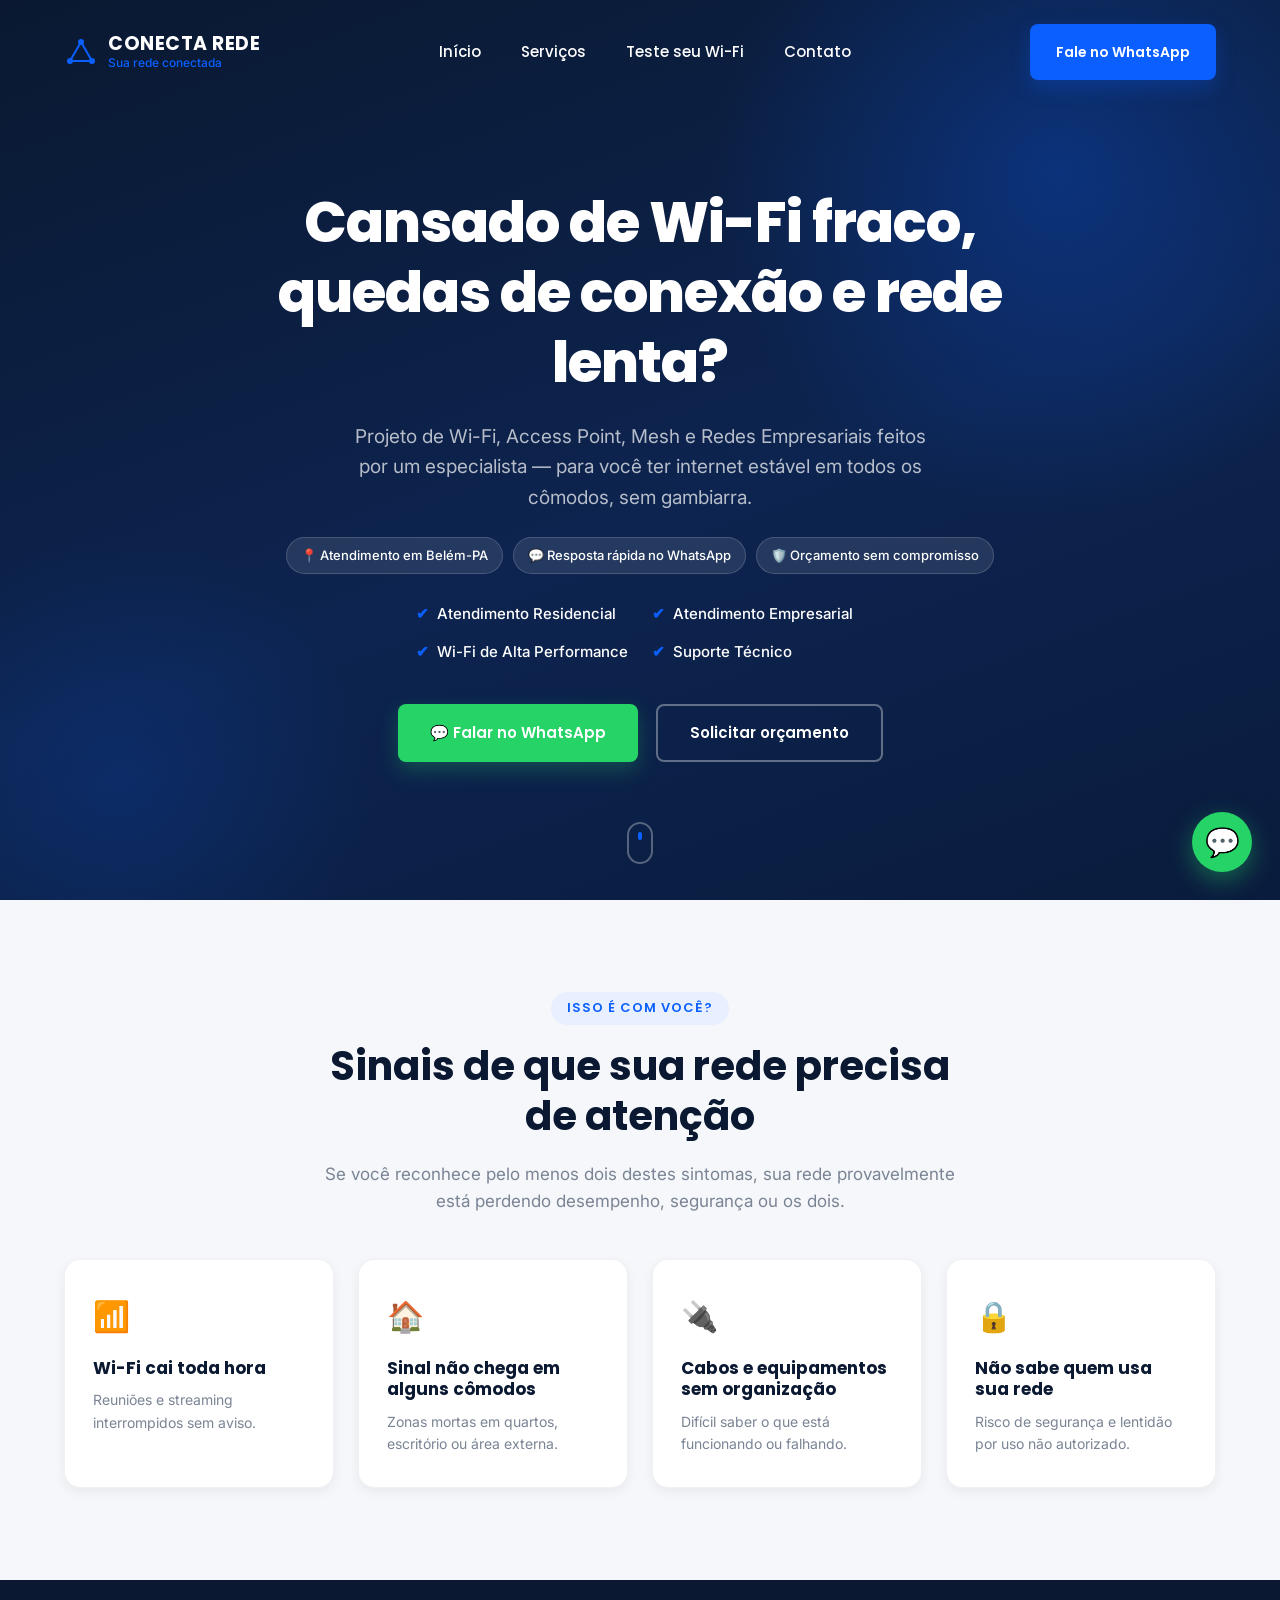
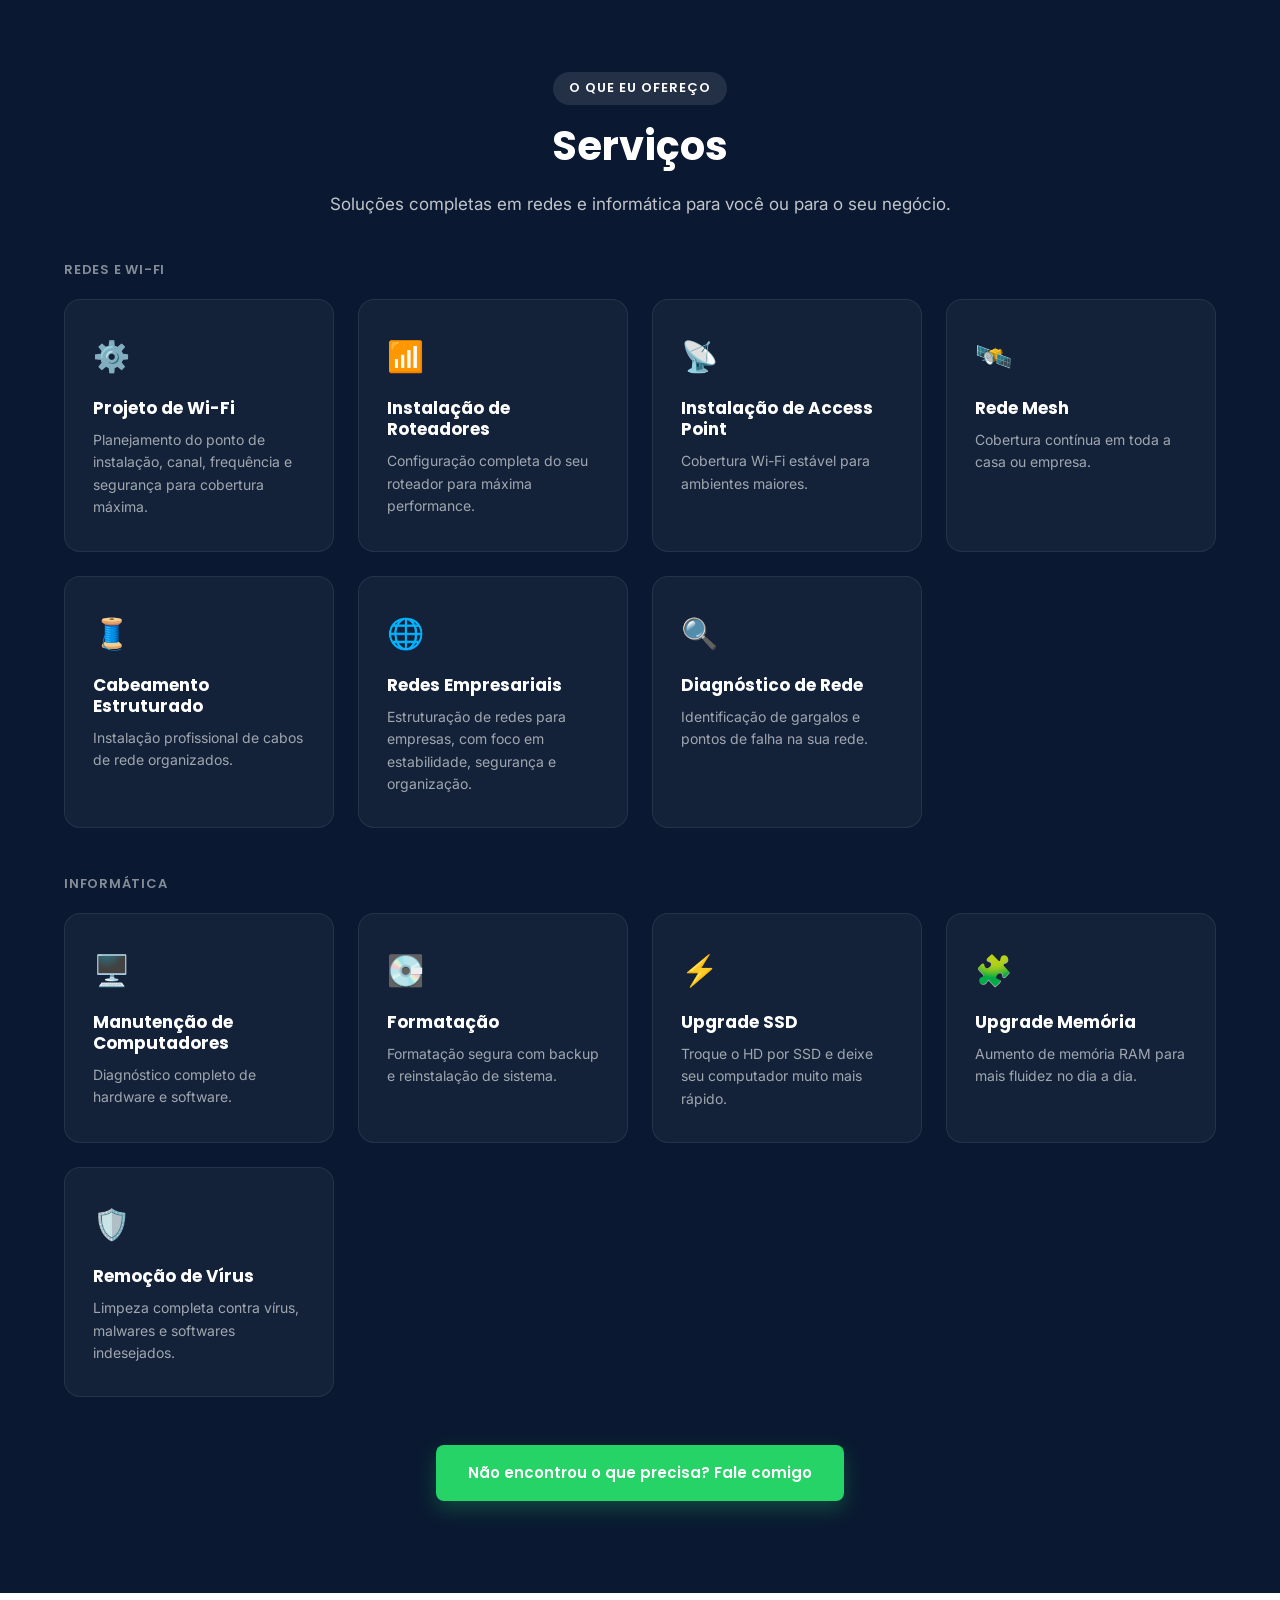
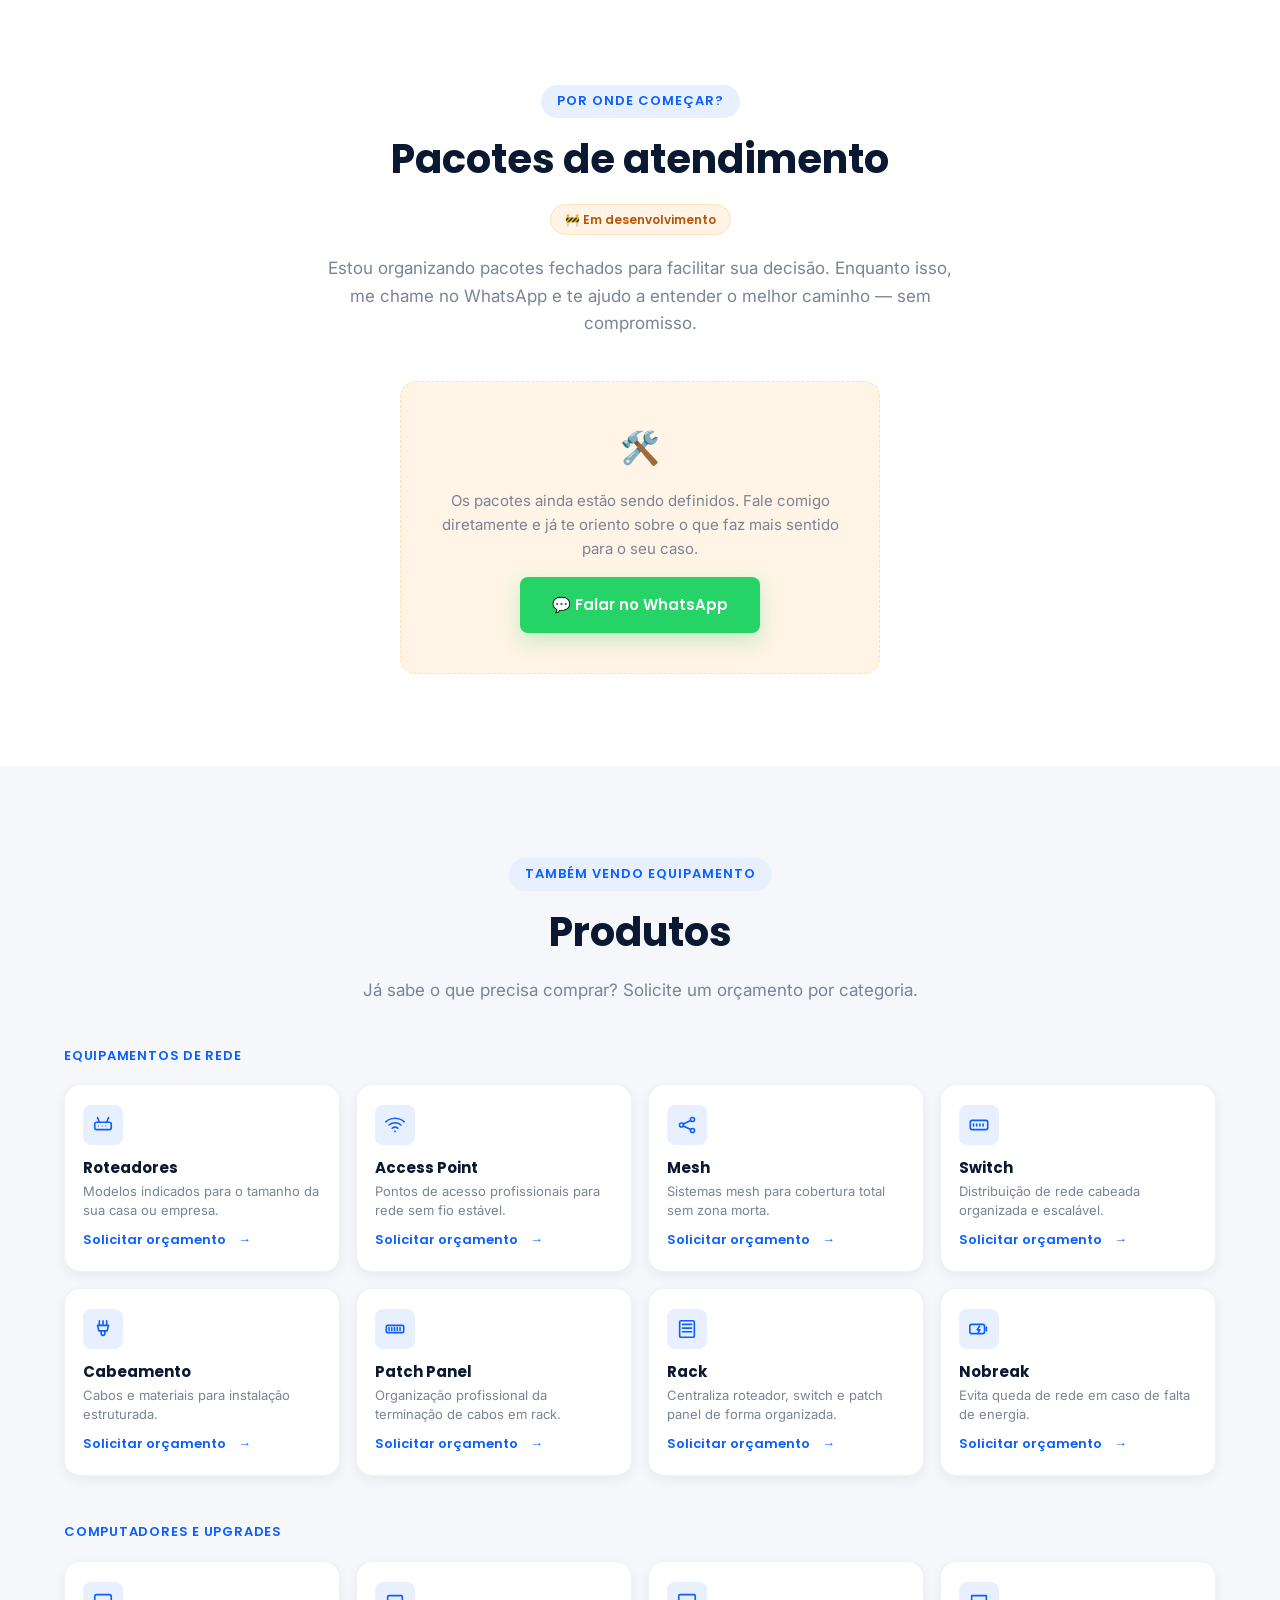
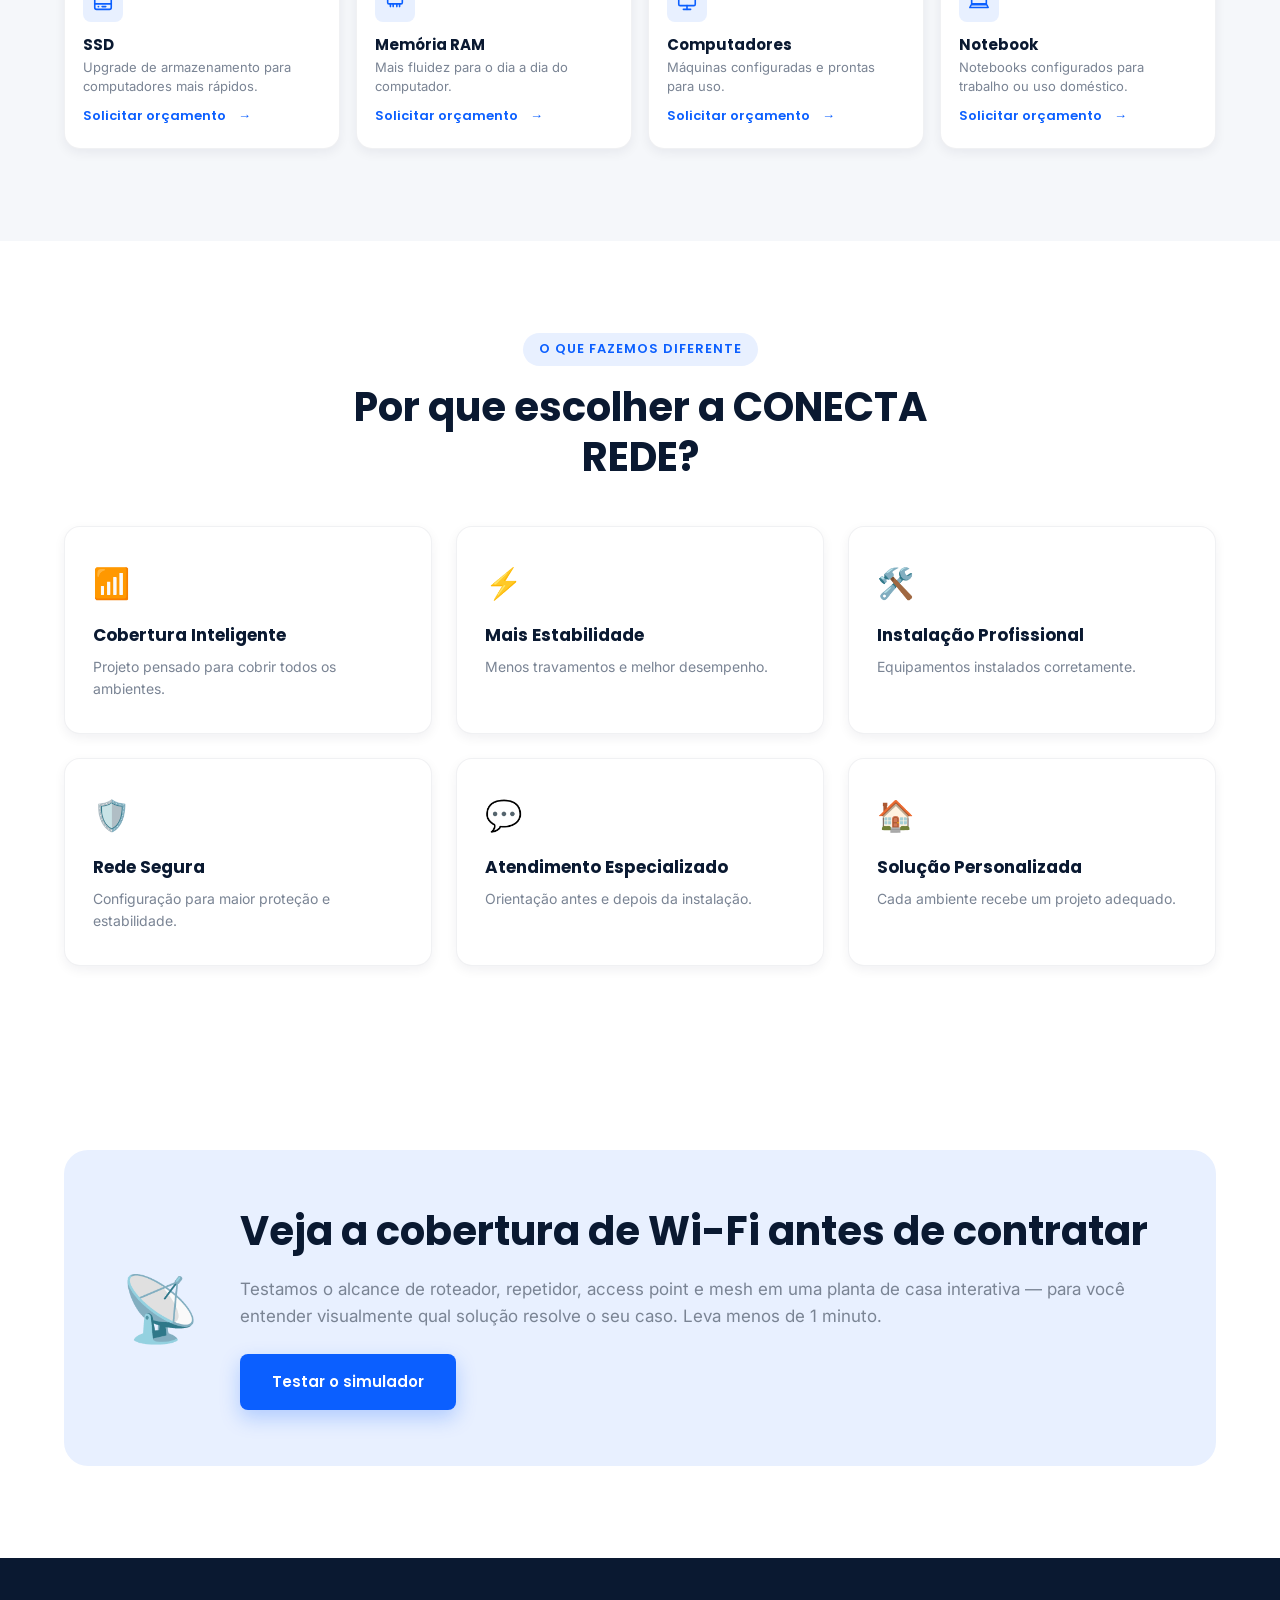
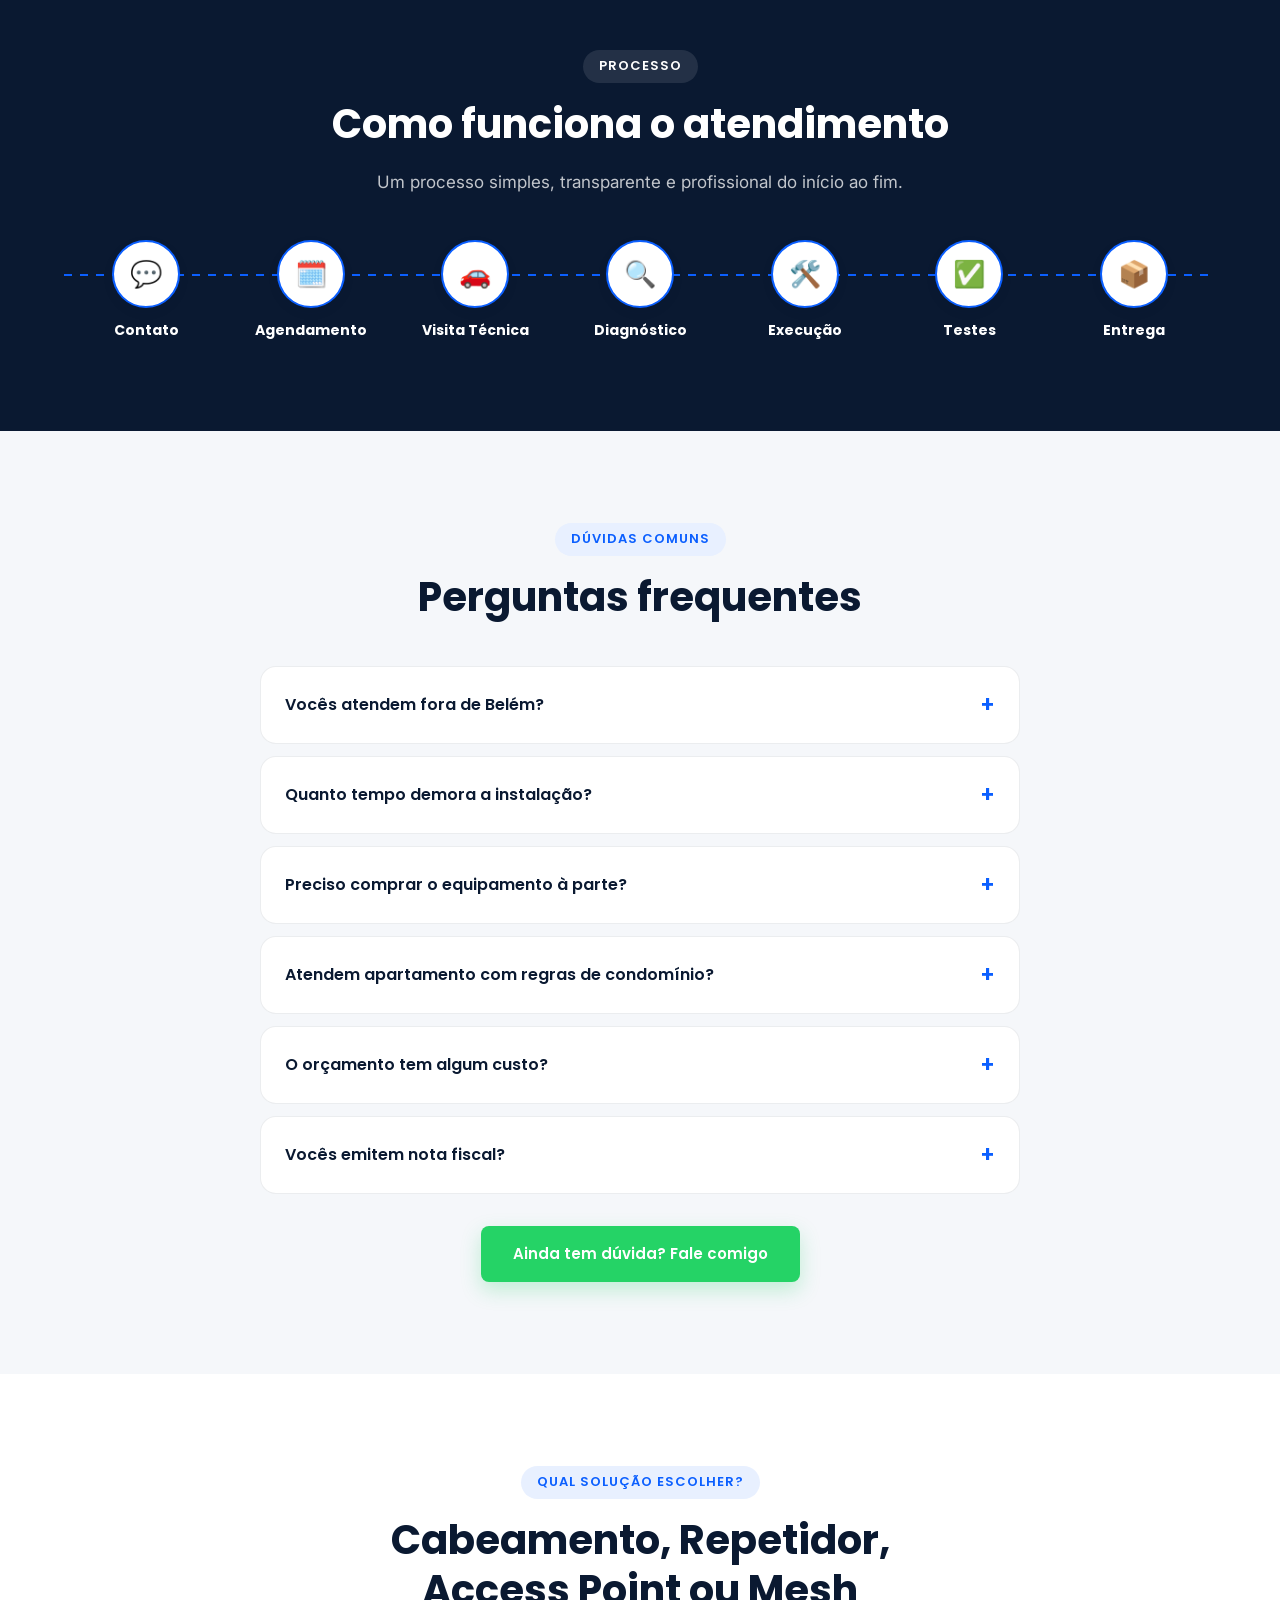
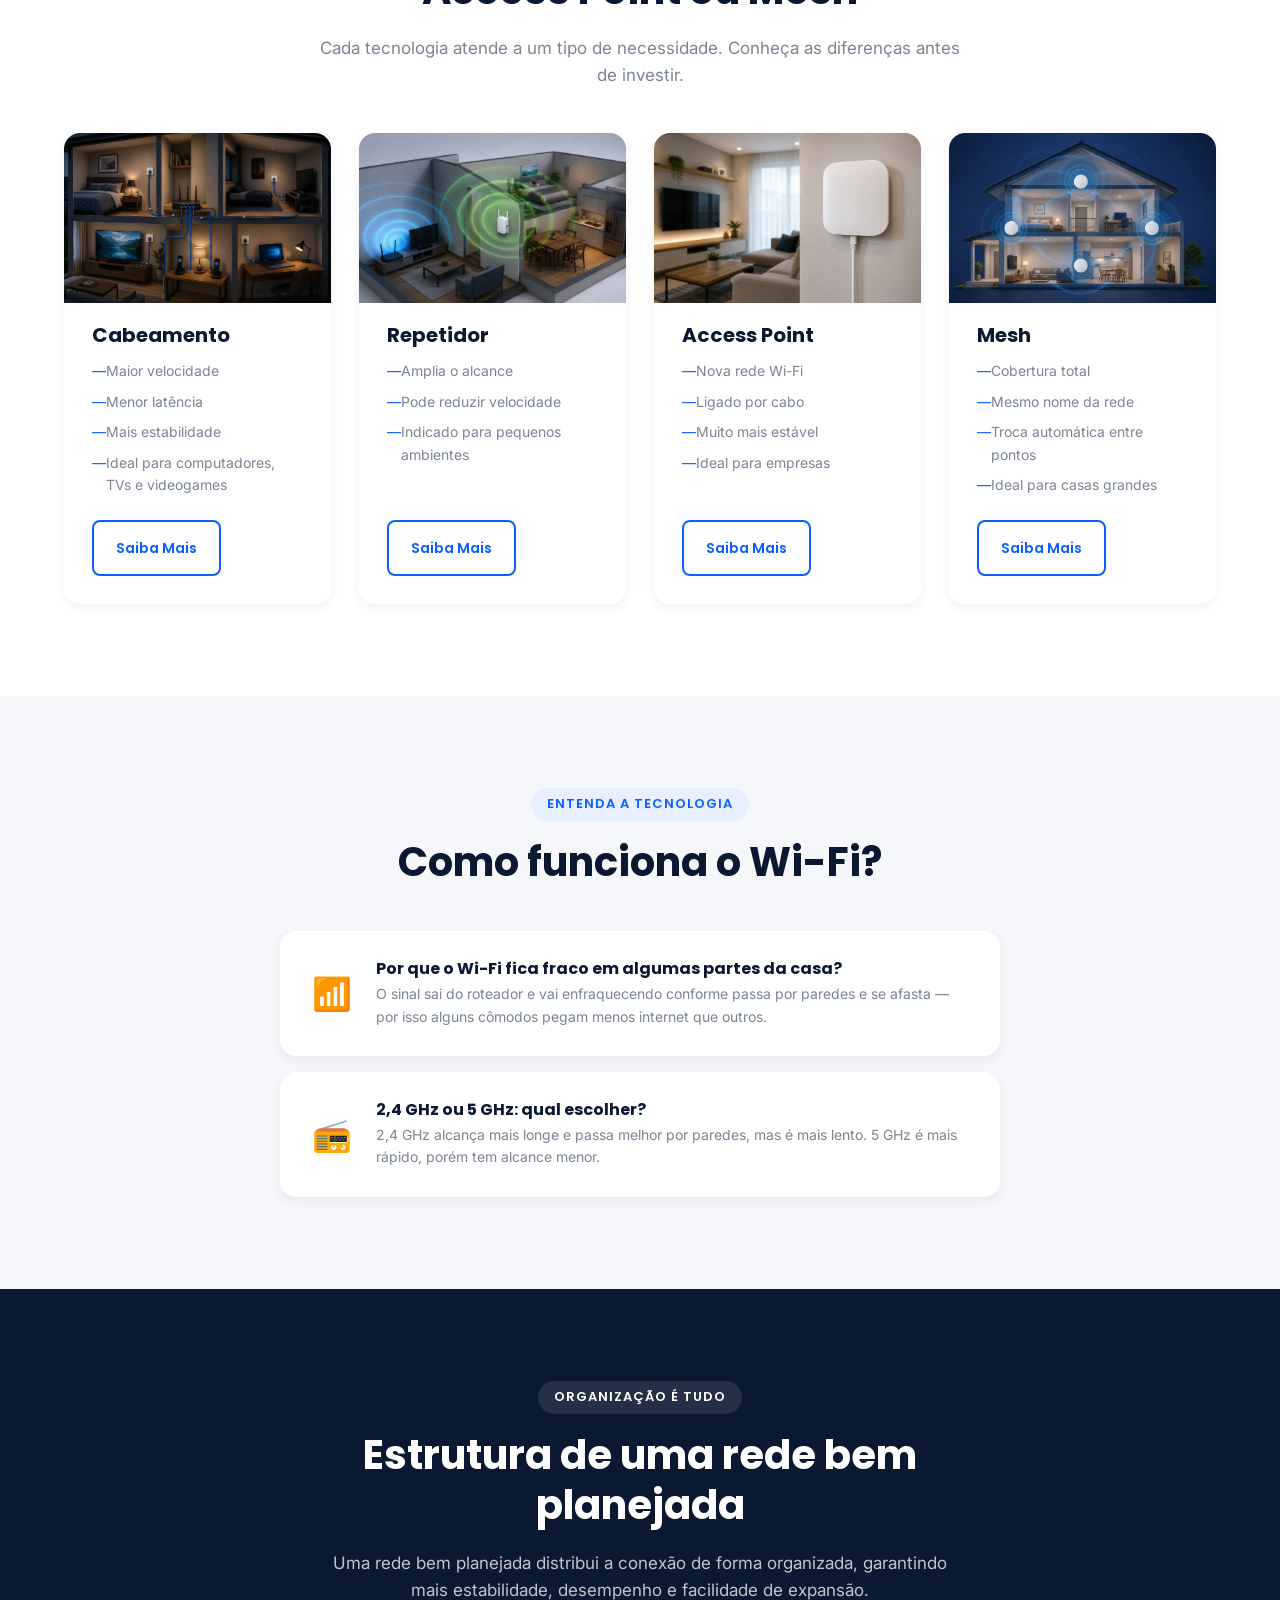
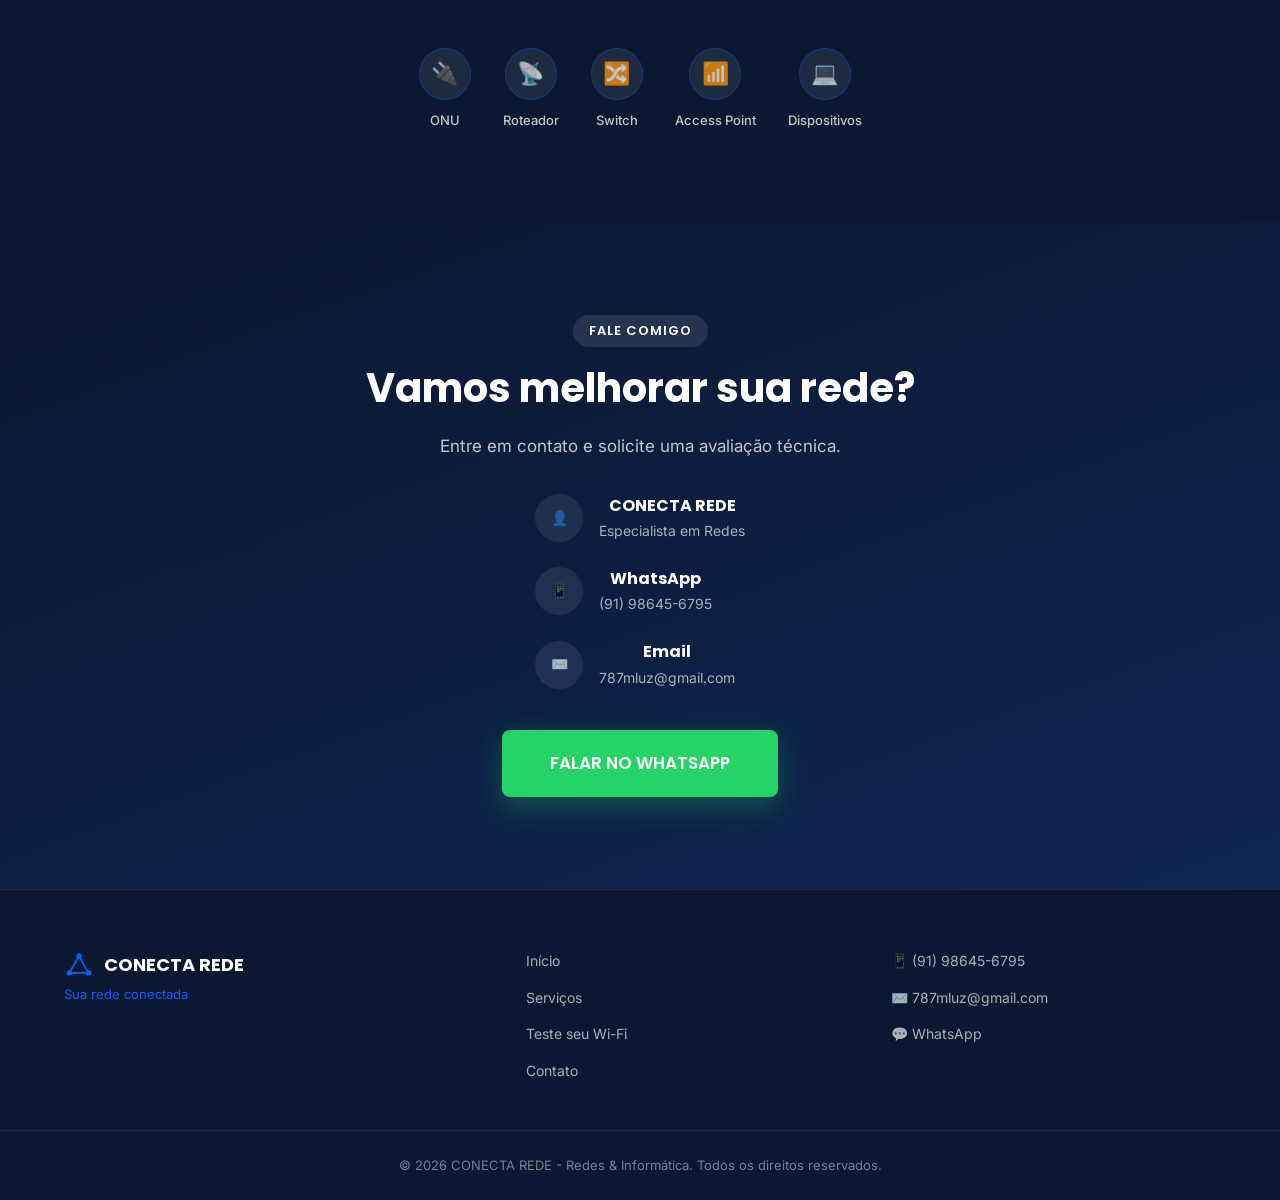
<file: index.html>
<!DOCTYPE html>
<html lang="pt-BR">
<head>
    <meta charset="UTF-8">
    <meta name="viewport" content="width=device-width, initial-scale=1.0">

    <!-- ===================== SEO BÁSICO ===================== -->
    <title>CONECTA REDE | Wi-Fi, Redes Empresariais e Cabeamento</title>
    <meta name="description" content="Projeto de Wi-Fi, Access Point, Cabeamento Estruturado, Mesh e Redes Empresariais. Soluções completas em redes e informática para residências e empresas.">
    <meta name="keywords" content="projeto wi-fi, redes empresariais, redes, wi-fi, cabeamento estruturado, access point, mesh, manutenção de computadores, técnico de informática, formatação, upgrade ssd, suporte técnico">
    <meta name="author" content="CONECTA REDE">
    <link rel="canonical" href="https://matheusluz.com.br/">

    <!-- ===================== OPEN GRAPH ===================== -->
    <meta property="og:type" content="website">
    <meta property="og:title" content="CONECTA REDE | Redes & Informática">
    <meta property="og:description" content="Redes rápidas, estáveis e seguras. Especialista em Wi-Fi, Cabeamento Estruturado e Manutenção de Computadores.">
    <meta property="og:image" content="img/card-access-point.webp">
    <meta property="og:url" content="https://matheusluz.com.br/">
    <meta property="og:locale" content="pt_BR">

    <!-- ===================== TWITTER CARD ===================== -->
    <meta name="twitter:card" content="summary_large_image">
    <meta name="twitter:title" content="CONECTA REDE | Redes & Informática">
    <meta name="twitter:description" content="Redes rápidas, estáveis e seguras. Especialista em Wi-Fi, Cabeamento Estruturado e Manutenção de Computadores.">
    <meta name="twitter:image" content="img/card-access-point.webp">

    <!-- ===================== FAVICON ===================== -->
    <link rel="icon" type="image/png" href="img/favicon.png">

    <!-- ===================== FONTES ===================== -->
    <link rel="preconnect" href="https://fonts.googleapis.com">
    <link rel="preconnect" href="https://fonts.gstatic.com" crossorigin>
    <link href="https://fonts.googleapis.com/css2?family=Inter:wght@400;500;600&family=Poppins:wght@500;600;700;800&display=swap" rel="stylesheet">

    <!-- ===================== ESTILOS ===================== -->
    <link rel="stylesheet" href="css/style.css">

    <!-- ===================== SCHEMA.ORG — LOCAL BUSINESS ===================== -->
    <script type="application/ld+json">
    {
        "@context": "https://schema.org",
        "@type": "LocalBusiness",
        "name": "CONECTA REDE - Redes & Informática",
        "image": "img/card-access-point.webp",
        "description": "Especialista em Redes de Computadores, Wi-Fi, Cabeamento Estruturado e Manutenção de Computadores.",
        "telephone": "+55-91-98645-6795",
        "email": "787mluz@gmail.com",
        "address": {
            "@type": "PostalAddress",
            "addressLocality": "Belém",
            "addressRegion": "PA",
            "addressCountry": "BR"
        },
        "priceRange": "$$",
        "areaServed": "Belém - PA",
        "url": "https://matheusluz.com.br/",
        "hasOfferCatalog": {
            "@type": "OfferCatalog",
            "name": "Serviços",
            "itemListElement": [
                { "@type": "Offer", "itemOffered": { "@type": "Service", "name": "Projeto de Wi-Fi" } },
                { "@type": "Offer", "itemOffered": { "@type": "Service", "name": "Instalação de Access Point" } },
                { "@type": "Offer", "itemOffered": { "@type": "Service", "name": "Cabeamento Estruturado" } },
                { "@type": "Offer", "itemOffered": { "@type": "Service", "name": "Rede Mesh" } },
                { "@type": "Offer", "itemOffered": { "@type": "Service", "name": "Redes Empresariais" } },
                { "@type": "Offer", "itemOffered": { "@type": "Service", "name": "Manutenção de Informática" } }
            ]
        }
    }
    </script>
</head>
<body>

    <!-- ===================== NAVBAR ===================== -->
    <header class="navbar" id="navbar">
        <div class="container navbar__container">
            <a href="#inicio" class="navbar__logo">
                <svg class="navbar__logo-icon" width="34" height="34" viewBox="0 0 34 34" fill="none" xmlns="http://www.w3.org/2000/svg" aria-hidden="true">
                    <circle cx="17" cy="7" r="3" fill="currentColor"/>
                    <circle cx="6" cy="26" r="3" fill="currentColor"/>
                    <circle cx="28" cy="26" r="3" fill="currentColor"/>
                    <line x1="17" y1="7" x2="6" y2="26" stroke="currentColor" stroke-width="2"/>
                    <line x1="17" y1="7" x2="28" y2="26" stroke="currentColor" stroke-width="2"/>
                    <line x1="6" y1="26" x2="28" y2="26" stroke="currentColor" stroke-width="2"/>
                </svg>
                <span class="navbar__logo-text">
                    <span class="navbar__logo-title">CONECTA REDE</span>
                    <span class="navbar__logo-subtitle">Sua rede conectada</span>
                </span>
            </a>

            <nav class="navbar__nav" id="navbar-nav">
                <ul class="navbar__links">
                    <li><a href="#inicio" class="navbar__link">Início</a></li>
                    <li><a href="#servicos" class="navbar__link">Serviços</a></li>
                    <li><a href="simulador-wifi/index.html" target="_blank" rel="noopener" class="navbar__link">Teste seu Wi-Fi</a></li>
                    <li><a href="#contato" class="navbar__link">Contato</a></li>
                </ul>
            </nav>

            <a href="https://wa.me/5591986456795?text=Ol%C3%A1%21%20Vim%20pelo%20site%20da%20CONECTA%20REDE%20e%20gostaria%20de%20mais%20informa%C3%A7%C3%B5es." target="_blank" rel="noopener" class="btn btn--primary navbar__cta">
                Fale no WhatsApp
            </a>

            <button class="navbar__toggle" id="navbar-toggle" aria-label="Abrir menu" aria-expanded="false">
                <span></span>
                <span></span>
                <span></span>
            </button>
        </div>
    </header>

    <main>

        <!-- ===================== 1. HERO ===================== -->
        <section class="hero" id="inicio">
            <div class="container hero__container">
                <div class="hero__content reveal">
                    <h1 class="hero__title">Cansado de Wi-Fi fraco, quedas de conexão e rede lenta?</h1>
                    <p class="hero__subtitle">
                        Projeto de Wi-Fi, Access Point, Mesh e Redes Empresariais feitos por um
                        especialista — para você ter internet estável em todos os cômodos, sem gambiarra.
                    </p>

                    <ul class="hero__badges">
                        <li>📍 Atendimento em Belém-PA</li>
                        <li>💬 Resposta rápida no WhatsApp</li>
                        <li>🛡️ Orçamento sem compromisso</li>
                    </ul>

                    <ul class="hero__list">
                        <li><span class="icon-check">✔</span> Atendimento Residencial</li>
                        <li><span class="icon-check">✔</span> Atendimento Empresarial</li>
                        <li><span class="icon-check">✔</span> Wi-Fi de Alta Performance</li>
                        <li><span class="icon-check">✔</span> Suporte Técnico</li>
                    </ul>

                    <div class="hero__buttons">
                        <a href="https://wa.me/5591986456795?text=Ol%C3%A1%21%20Vim%20pelo%20site%20e%20gostaria%20de%20solicitar%20um%20or%C3%A7amento%20para%20minha%20rede/Wi-Fi." target="_blank" rel="noopener" class="btn btn--whatsapp">
                            💬 Falar no WhatsApp
                        </a>
                        <a href="https://agenda-pessoal-theta.vercel.app/solicitar-servico" target="_blank" rel="noopener" class="btn btn--outline-light">Solicitar orçamento</a>
                    </div>
                </div>
            </div>

            <div class="hero__scroll-indicator">
                <span></span>
            </div>
        </section>

        <!-- ===================== 2. SINAIS DE QUE SUA REDE PRECISA DE ATENÇÃO ===================== -->
        <section class="section section--gray" id="problemas">
            <div class="container">
                <div class="section__header reveal">
                    <span class="section__tag">Isso é com você?</span>
                    <h2 class="section__title">Sinais de que sua rede precisa de atenção</h2>
                    <p class="section__text">
                        Se você reconhece pelo menos dois destes sintomas, sua rede provavelmente
                        está perdendo desempenho, segurança ou os dois.
                    </p>
                </div>

                <div class="services-grid">
                    <div class="service-card service-card--light reveal">
                        <div class="service-card__icon">📶</div>
                        <h3>Wi-Fi cai toda hora</h3>
                        <p>Reuniões e streaming interrompidos sem aviso.</p>
                    </div>

                    <div class="service-card service-card--light reveal">
                        <div class="service-card__icon">🏠</div>
                        <h3>Sinal não chega em alguns cômodos</h3>
                        <p>Zonas mortas em quartos, escritório ou área externa.</p>
                    </div>

                    <div class="service-card service-card--light reveal">
                        <div class="service-card__icon">🔌</div>
                        <h3>Cabos e equipamentos sem organização</h3>
                        <p>Difícil saber o que está funcionando ou falhando.</p>
                    </div>

                    <div class="service-card service-card--light reveal">
                        <div class="service-card__icon">🔒</div>
                        <h3>Não sabe quem usa sua rede</h3>
                        <p>Risco de segurança e lentidão por uso não autorizado.</p>
                    </div>
                </div>
            </div>
        </section>

        <!-- ===================== 3. SERVIÇOS ===================== -->
        <section class="section section--dark" id="servicos">
            <div class="container">
                <div class="section__header reveal">
                    <span class="section__tag section__tag--light">O que eu ofereço</span>
                    <h2 class="section__title section__title--light">Serviços</h2>
                    <p class="section__text section__text--light">
                        Soluções completas em redes e informática para você ou para o seu negócio.
                    </p>
                </div>

                <h3 class="group-title group-title--light">Redes e Wi-Fi</h3>
                <div class="services-grid">
                    <div class="service-card reveal">
                        <div class="service-card__icon">⚙️</div>
                        <h3>Projeto de Wi-Fi</h3>
                        <p>Planejamento do ponto de instalação, canal, frequência e segurança para cobertura máxima.</p>
                    </div>

                    <div class="service-card reveal">
                        <div class="service-card__icon">📶</div>
                        <h3>Instalação de Roteadores</h3>
                        <p>Configuração completa do seu roteador para máxima performance.</p>
                    </div>

                    <div class="service-card reveal">
                        <div class="service-card__icon">📡</div>
                        <h3>Instalação de Access Point</h3>
                        <p>Cobertura Wi-Fi estável para ambientes maiores.</p>
                    </div>

                    <div class="service-card reveal">
                        <div class="service-card__icon">🛰️</div>
                        <h3>Rede Mesh</h3>
                        <p>Cobertura contínua em toda a casa ou empresa.</p>
                    </div>

                    <div class="service-card reveal">
                        <div class="service-card__icon">🧵</div>
                        <h3>Cabeamento Estruturado</h3>
                        <p>Instalação profissional de cabos de rede organizados.</p>
                    </div>

                    <div class="service-card reveal">
                        <div class="service-card__icon">🌐</div>
                        <h3>Redes Empresariais</h3>
                        <p>Estruturação de redes para empresas, com foco em estabilidade, segurança e organização.</p>
                    </div>

                    <div class="service-card reveal">
                        <div class="service-card__icon">🔍</div>
                        <h3>Diagnóstico de Rede</h3>
                        <p>Identificação de gargalos e pontos de falha na sua rede.</p>
                    </div>
                </div>

                <h3 class="group-title group-title--light">Informática</h3>
                <div class="services-grid">
                    <div class="service-card reveal">
                        <div class="service-card__icon">🖥️</div>
                        <h3>Manutenção de Computadores</h3>
                        <p>Diagnóstico completo de hardware e software.</p>
                    </div>

                    <div class="service-card reveal">
                        <div class="service-card__icon">💽</div>
                        <h3>Formatação</h3>
                        <p>Formatação segura com backup e reinstalação de sistema.</p>
                    </div>

                    <div class="service-card reveal">
                        <div class="service-card__icon">⚡</div>
                        <h3>Upgrade SSD</h3>
                        <p>Troque o HD por SSD e deixe seu computador muito mais rápido.</p>
                    </div>

                    <div class="service-card reveal">
                        <div class="service-card__icon">🧩</div>
                        <h3>Upgrade Memória</h3>
                        <p>Aumento de memória RAM para mais fluidez no dia a dia.</p>
                    </div>

                    <div class="service-card reveal">
                        <div class="service-card__icon">🛡️</div>
                        <h3>Remoção de Vírus</h3>
                        <p>Limpeza completa contra vírus, malwares e softwares indesejados.</p>
                    </div>
                </div>

                <a href="https://wa.me/5591986456795?text=Ol%C3%A1%21%20Vim%20pelo%20site%20da%20CONECTA%20REDE%20e%20gostaria%20de%20mais%20informa%C3%A7%C3%B5es." target="_blank" rel="noopener" class="btn btn--whatsapp section-cta">Não encontrou o que precisa? Fale comigo</a>
            </div>
        </section>

        <!-- ===================== 4. PACOTES ===================== -->
        <section class="section" id="pacotes">
            <div class="container">
                <div class="section__header reveal">
                    <span class="section__tag">Por onde começar?</span>
                    <h2 class="section__title">Pacotes de atendimento</h2>
                    <span class="badge-wip">🚧 Em desenvolvimento</span>
                    <p class="section__text">
                        Estou organizando pacotes fechados para facilitar sua decisão. Enquanto
                        isso, me chame no WhatsApp e te ajudo a entender o melhor caminho — sem compromisso.
                    </p>
                </div>

                <div class="wip-placeholder reveal">
                    <span class="wip-placeholder__icon">🛠️</span>
                    <p class="wip-placeholder__text">
                        Os pacotes ainda estão sendo definidos. Fale comigo diretamente e já te
                        oriento sobre o que faz mais sentido para o seu caso.
                    </p>
                    <a href="https://wa.me/5591986456795?text=Ol%C3%A1%21%20Vi%20a%20se%C3%A7%C3%A3o%20de%20pacotes%20no%20site%20e%20queria%20entender%20qual%20se%20encaixa%20no%20meu%20caso." target="_blank" rel="noopener" class="btn btn--whatsapp">💬 Falar no WhatsApp</a>
                </div>
            </div>
        </section>

        <!-- ===================== 5. PRODUTOS ===================== -->
        <section class="section section--gray" id="produtos">
            <div class="container">
                <div class="section__header reveal">
                    <span class="section__tag">Também vendo equipamento</span>
                    <h2 class="section__title">Produtos</h2>
                    <p class="section__text">
                        Já sabe o que precisa comprar? Solicite um orçamento por categoria.
                    </p>
                </div>

                <h3 class="group-title">Equipamentos de rede</h3>
                <div class="services-grid products-grid">
                    <div class="service-card service-card--light reveal">
                        <div class="product-icon"><svg viewBox="0 0 24 24" fill="none" stroke="currentColor" stroke-width="1.75" stroke-linecap="round" stroke-linejoin="round" aria-hidden="true"><rect x="3" y="9" width="18" height="8" rx="2"/><line x1="8" y1="9" x2="6" y2="4"/><line x1="16" y1="9" x2="18" y2="4"/><circle cx="7" cy="13" r=".6" fill="currentColor" stroke="none"/><circle cx="11" cy="13" r=".6" fill="currentColor" stroke="none"/><circle cx="15" cy="13" r=".6" fill="currentColor" stroke="none"/></svg></div>
                        <h3>Roteadores</h3>
                        <p>Modelos indicados para o tamanho da sua casa ou empresa.</p>
                        <a href="https://agenda-pessoal-theta.vercel.app/solicitar-servico" target="_blank" rel="noopener" class="btn btn--outline">Solicitar orçamento</a>
                    </div>

                    <div class="service-card service-card--light reveal">
                        <div class="product-icon"><svg viewBox="0 0 24 24" fill="none" stroke="currentColor" stroke-width="1.75" stroke-linecap="round" stroke-linejoin="round" aria-hidden="true"><path d="M2 8.5a15 15 0 0 1 20 0"/><path d="M5.5 12a10 10 0 0 1 13 0"/><path d="M9 15.5a5 5 0 0 1 6 0"/><circle cx="12" cy="19" r="1" fill="currentColor" stroke="none"/></svg></div>
                        <h3>Access Point</h3>
                        <p>Pontos de acesso profissionais para rede sem fio estável.</p>
                        <a href="https://agenda-pessoal-theta.vercel.app/solicitar-servico" target="_blank" rel="noopener" class="btn btn--outline">Solicitar orçamento</a>
                    </div>

                    <div class="service-card service-card--light reveal">
                        <div class="product-icon"><svg viewBox="0 0 24 24" fill="none" stroke="currentColor" stroke-width="1.75" stroke-linecap="round" stroke-linejoin="round" aria-hidden="true"><circle cx="6" cy="12" r="2.2"/><circle cx="18" cy="6" r="2.2"/><circle cx="18" cy="18" r="2.2"/><line x1="8" y1="11" x2="16" y2="7"/><line x1="8" y1="13" x2="16" y2="17"/></svg></div>
                        <h3>Mesh</h3>
                        <p>Sistemas mesh para cobertura total sem zona morta.</p>
                        <a href="https://agenda-pessoal-theta.vercel.app/solicitar-servico" target="_blank" rel="noopener" class="btn btn--outline">Solicitar orçamento</a>
                    </div>

                    <div class="service-card service-card--light reveal">
                        <div class="product-icon"><svg viewBox="0 0 24 24" fill="none" stroke="currentColor" stroke-width="1.75" stroke-linecap="round" stroke-linejoin="round" aria-hidden="true"><rect x="2.5" y="7" width="19" height="10" rx="2"/><line x1="6" y1="11" x2="6" y2="13"/><line x1="9.5" y1="11" x2="9.5" y2="13"/><line x1="13" y1="11" x2="13" y2="13"/><line x1="16.5" y1="11" x2="16.5" y2="13"/></svg></div>
                        <h3>Switch</h3>
                        <p>Distribuição de rede cabeada organizada e escalável.</p>
                        <a href="https://agenda-pessoal-theta.vercel.app/solicitar-servico" target="_blank" rel="noopener" class="btn btn--outline">Solicitar orçamento</a>
                    </div>

                    <div class="service-card service-card--light reveal">
                        <div class="product-icon"><svg viewBox="0 0 24 24" fill="none" stroke="currentColor" stroke-width="1.75" stroke-linecap="round" stroke-linejoin="round" aria-hidden="true"><path d="M8 3v5M12 3v5M16 3v5"/><path d="M6 8h12l-1.5 6h-9z"/><path d="M10 14v3a2 2 0 0 0 4 0v-3"/></svg></div>
                        <h3>Cabeamento</h3>
                        <p>Cabos e materiais para instalação estruturada.</p>
                        <a href="https://agenda-pessoal-theta.vercel.app/solicitar-servico" target="_blank" rel="noopener" class="btn btn--outline">Solicitar orçamento</a>
                    </div>

                    <div class="service-card service-card--light reveal">
                        <div class="product-icon"><svg viewBox="0 0 24 24" fill="none" stroke="currentColor" stroke-width="1.75" stroke-linecap="round" stroke-linejoin="round" aria-hidden="true"><rect x="2.5" y="8" width="19" height="8" rx="1.5"/><line x1="5.5" y1="10.5" x2="5.5" y2="13.5"/><line x1="8.5" y1="10.5" x2="8.5" y2="13.5"/><line x1="11.5" y1="10.5" x2="11.5" y2="13.5"/><line x1="14.5" y1="10.5" x2="14.5" y2="13.5"/><line x1="17.5" y1="10.5" x2="17.5" y2="13.5"/></svg></div>
                        <h3>Patch Panel</h3>
                        <p>Organização profissional da terminação de cabos em rack.</p>
                        <a href="https://agenda-pessoal-theta.vercel.app/solicitar-servico" target="_blank" rel="noopener" class="btn btn--outline">Solicitar orçamento</a>
                    </div>

                    <div class="service-card service-card--light reveal">
                        <div class="product-icon"><svg viewBox="0 0 24 24" fill="none" stroke="currentColor" stroke-width="1.75" stroke-linecap="round" stroke-linejoin="round" aria-hidden="true"><rect x="4" y="3" width="16" height="18" rx="1.5"/><line x1="7" y1="7" x2="17" y2="7"/><line x1="7" y1="11" x2="17" y2="11"/><line x1="7" y1="15" x2="17" y2="15"/></svg></div>
                        <h3>Rack</h3>
                        <p>Centraliza roteador, switch e patch panel de forma organizada.</p>
                        <a href="https://agenda-pessoal-theta.vercel.app/solicitar-servico" target="_blank" rel="noopener" class="btn btn--outline">Solicitar orçamento</a>
                    </div>

                    <div class="service-card service-card--light reveal">
                        <div class="product-icon"><svg viewBox="0 0 24 24" fill="none" stroke="currentColor" stroke-width="1.75" stroke-linecap="round" stroke-linejoin="round" aria-hidden="true"><rect x="2" y="7" width="16" height="10" rx="2"/><line x1="20" y1="10" x2="20" y2="14"/><path d="M12.5 9l-2.5 4h3l-2.5 4"/></svg></div>
                        <h3>Nobreak</h3>
                        <p>Evita queda de rede em caso de falta de energia.</p>
                        <a href="https://agenda-pessoal-theta.vercel.app/solicitar-servico" target="_blank" rel="noopener" class="btn btn--outline">Solicitar orçamento</a>
                    </div>
                </div>

                <h3 class="group-title">Computadores e upgrades</h3>
                <div class="services-grid products-grid">
                    <div class="service-card service-card--light reveal">
                        <div class="product-icon"><svg viewBox="0 0 24 24" fill="none" stroke="currentColor" stroke-width="1.75" stroke-linecap="round" stroke-linejoin="round" aria-hidden="true"><rect x="3" y="4" width="18" height="16" rx="2"/><line x1="3" y1="14" x2="21" y2="14"/><circle cx="7" cy="17" r="1" fill="currentColor" stroke="none"/><line x1="11" y1="17" x2="15" y2="17"/></svg></div>
                        <h3>SSD</h3>
                        <p>Upgrade de armazenamento para computadores mais rápidos.</p>
                        <a href="https://agenda-pessoal-theta.vercel.app/solicitar-servico" target="_blank" rel="noopener" class="btn btn--outline">Solicitar orçamento</a>
                    </div>

                    <div class="service-card service-card--light reveal">
                        <div class="product-icon"><svg viewBox="0 0 24 24" fill="none" stroke="currentColor" stroke-width="1.75" stroke-linecap="round" stroke-linejoin="round" aria-hidden="true"><rect x="4" y="5" width="16" height="9" rx="1.5"/><line x1="7" y1="14" x2="7" y2="17"/><line x1="10" y1="14" x2="10" y2="17"/><line x1="14" y1="14" x2="14" y2="17"/><line x1="17" y1="14" x2="17" y2="17"/></svg></div>
                        <h3>Memória RAM</h3>
                        <p>Mais fluidez para o dia a dia do computador.</p>
                        <a href="https://agenda-pessoal-theta.vercel.app/solicitar-servico" target="_blank" rel="noopener" class="btn btn--outline">Solicitar orçamento</a>
                    </div>

                    <div class="service-card service-card--light reveal">
                        <div class="product-icon"><svg viewBox="0 0 24 24" fill="none" stroke="currentColor" stroke-width="1.75" stroke-linecap="round" stroke-linejoin="round" aria-hidden="true"><rect x="3" y="4" width="18" height="12" rx="1.5"/><line x1="8" y1="20" x2="16" y2="20"/><line x1="12" y1="16" x2="12" y2="20"/></svg></div>
                        <h3>Computadores</h3>
                        <p>Máquinas configuradas e prontas para uso.</p>
                        <a href="https://agenda-pessoal-theta.vercel.app/solicitar-servico" target="_blank" rel="noopener" class="btn btn--outline">Solicitar orçamento</a>
                    </div>

                    <div class="service-card service-card--light reveal">
                        <div class="product-icon"><svg viewBox="0 0 24 24" fill="none" stroke="currentColor" stroke-width="1.75" stroke-linecap="round" stroke-linejoin="round" aria-hidden="true"><path d="M4 5h16v9H4z"/><path d="M2 18h20l-1.5-3h-17z"/></svg></div>
                        <h3>Notebook</h3>
                        <p>Notebooks configurados para trabalho ou uso doméstico.</p>
                        <a href="https://agenda-pessoal-theta.vercel.app/solicitar-servico" target="_blank" rel="noopener" class="btn btn--outline">Solicitar orçamento</a>
                    </div>
                </div>
            </div>
        </section>

        <!-- ===================== 6. DIFERENCIAIS ===================== -->
        <section class="section" id="diferenciais">
            <div class="container">
                <div class="section__header reveal">
                    <span class="section__tag">O que fazemos diferente</span>
                    <h2 class="section__title">Por que escolher a CONECTA REDE?</h2>
                </div>

                <div class="services-grid services-grid--3">
                    <div class="service-card service-card--light reveal">
                        <div class="service-card__icon">📶</div>
                        <h3>Cobertura Inteligente</h3>
                        <p>Projeto pensado para cobrir todos os ambientes.</p>
                    </div>

                    <div class="service-card service-card--light reveal">
                        <div class="service-card__icon">⚡</div>
                        <h3>Mais Estabilidade</h3>
                        <p>Menos travamentos e melhor desempenho.</p>
                    </div>

                    <div class="service-card service-card--light reveal">
                        <div class="service-card__icon">🛠️</div>
                        <h3>Instalação Profissional</h3>
                        <p>Equipamentos instalados corretamente.</p>
                    </div>

                    <div class="service-card service-card--light reveal">
                        <div class="service-card__icon">🛡️</div>
                        <h3>Rede Segura</h3>
                        <p>Configuração para maior proteção e estabilidade.</p>
                    </div>

                    <div class="service-card service-card--light reveal">
                        <div class="service-card__icon">💬</div>
                        <h3>Atendimento Especializado</h3>
                        <p>Orientação antes e depois da instalação.</p>
                    </div>

                    <div class="service-card service-card--light reveal">
                        <div class="service-card__icon">🏠</div>
                        <h3>Solução Personalizada</h3>
                        <p>Cada ambiente recebe um projeto adequado.</p>
                    </div>
                </div>
            </div>
        </section>

        <!-- ===================== 7. TESTE SEU WI-FI (VITRINE DO SIMULADOR) ===================== -->
        <!-- A ferramenta em si vive em simulador-wifi/ e não foi alterada. -->
        <section class="section" id="teste-wifi">
            <div class="container">
                <div class="simulator-banner reveal">
                    <div class="simulator-banner__icon">📡</div>
                    <div class="simulator-banner__content">
                        <h2 class="section__title">Veja a cobertura de Wi-Fi antes de contratar</h2>
                        <p class="section__text">
                            Testamos o alcance de roteador, repetidor, access point e mesh em uma
                            planta de casa interativa — para você entender visualmente qual solução
                            resolve o seu caso. Leva menos de 1 minuto.
                        </p>
                        <a href="simulador-wifi/index.html" target="_blank" rel="noopener" class="btn btn--primary">Testar o simulador</a>
                    </div>
                </div>
            </div>
        </section>

        <!-- ===================== 8. COMO FUNCIONA O ATENDIMENTO ===================== -->
        <section class="section section--dark" id="atendimento">
            <div class="container">
                <div class="section__header reveal">
                    <span class="section__tag section__tag--light">Processo</span>
                    <h2 class="section__title section__title--light">Como funciona o atendimento</h2>
                    <p class="section__text section__text--light">Um processo simples, transparente e profissional do início ao fim.</p>
                </div>

                <div class="timeline">
                    <div class="timeline__item reveal">
                        <div class="timeline__icon">💬</div>
                        <h3>Contato</h3>
                    </div>
                    <div class="timeline__item reveal">
                        <div class="timeline__icon">🗓️</div>
                        <h3>Agendamento</h3>
                    </div>
                    <div class="timeline__item reveal">
                        <div class="timeline__icon">🚗</div>
                        <h3>Visita Técnica</h3>
                    </div>
                    <div class="timeline__item reveal">
                        <div class="timeline__icon">🔍</div>
                        <h3>Diagnóstico</h3>
                    </div>
                    <div class="timeline__item reveal">
                        <div class="timeline__icon">🛠️</div>
                        <h3>Execução</h3>
                    </div>
                    <div class="timeline__item reveal">
                        <div class="timeline__icon">✅</div>
                        <h3>Testes</h3>
                    </div>
                    <div class="timeline__item reveal">
                        <div class="timeline__icon">📦</div>
                        <h3>Entrega</h3>
                    </div>
                </div>
            </div>
        </section>

        <!-- ===================== 9. PERGUNTAS FREQUENTES ===================== -->
        <section class="section section--gray" id="faq">
            <div class="container">
                <div class="section__header reveal">
                    <span class="section__tag">Dúvidas comuns</span>
                    <h2 class="section__title">Perguntas frequentes</h2>
                </div>

                <div class="faq-list reveal">
                    <details class="faq-item">
                        <summary>Vocês atendem fora de Belém?</summary>
                        <p>Atendo Belém e região. Me chame no WhatsApp informando seu bairro ou cidade que confirmo o atendimento para o seu endereço.</p>
                    </details>

                    <details class="faq-item">
                        <summary>Quanto tempo demora a instalação?</summary>
                        <p>O prazo varia conforme o tamanho do projeto. No diagnóstico inicial você recebe uma estimativa exata para o seu caso.</p>
                    </details>

                    <details class="faq-item">
                        <summary>Preciso comprar o equipamento à parte?</summary>
                        <p>Depende do pacote escolhido. No orçamento, deixo claro o que está incluso e o que é opcional, sem surpresas.</p>
                    </details>

                    <details class="faq-item">
                        <summary>Atendem apartamento com regras de condomínio?</summary>
                        <p>Sim — coordeno com a portaria ou síndico quando necessário para a visita e a instalação.</p>
                    </details>

                    <details class="faq-item">
                        <summary>O orçamento tem algum custo?</summary>
                        <p>Não, a avaliação inicial é sem compromisso.</p>
                    </details>

                    <details class="faq-item">
                        <summary>Vocês emitem nota fiscal?</summary>
                        <p>Consulte a emissão de nota fiscal diretamente comigo no momento do orçamento.</p>
                    </details>
                </div>

                <a href="https://wa.me/5591986456795?text=Ol%C3%A1%21%20Ainda%20tenho%20uma%20d%C3%BAvida%20que%20n%C3%A3o%20estava%20no%20site." target="_blank" rel="noopener" class="btn btn--whatsapp section-cta" style="margin-top:32px;">Ainda tem dúvida? Fale comigo</a>
            </div>
        </section>

        <!-- ===================== 12. CABEAMENTO x REPETIDOR x ACCESS POINT x MESH ===================== -->
        <section class="section" id="comparativo">
            <div class="container">
                <div class="section__header reveal">
                    <span class="section__tag">Qual solução escolher?</span>
                    <h2 class="section__title">Cabeamento, Repetidor, Access Point ou Mesh</h2>
                    <p class="section__text">
                        Cada tecnologia atende a um tipo de necessidade. Conheça as diferenças antes de investir.
                    </p>
                </div>

                <div class="compare-grid">

                    <article class="compare-card reveal">
                        <div class="compare-card__image">
                            <img src="img/card-cabeamento.webp" alt="Cabeamento de rede estruturado distribuído pelos cômodos da casa" width="1536" height="1024" loading="lazy">
                        </div>
                        <h3 class="compare-card__title">Cabeamento</h3>
                        <ul class="compare-card__list">
                            <li>Maior velocidade</li>
                            <li>Menor latência</li>
                            <li>Mais estabilidade</li>
                            <li>Ideal para computadores, TVs e videogames</li>
                        </ul>
                        <button type="button" class="btn btn--outline compare-card__btn" data-modal-target="cabeamento">Saiba Mais</button>
                    </article>

                    <article class="compare-card reveal">
                        <div class="compare-card__image">
                            <img src="img/card-repetidor.webp" alt="Repetidor de sinal Wi-Fi ampliando a cobertura pela casa" width="1536" height="1024" loading="lazy">
                        </div>
                        <h3 class="compare-card__title">Repetidor</h3>
                        <ul class="compare-card__list">
                            <li>Amplia o alcance</li>
                            <li>Pode reduzir velocidade</li>
                            <li>Indicado para pequenos ambientes</li>
                        </ul>
                        <button type="button" class="btn btn--outline compare-card__btn" data-modal-target="repetidor">Saiba Mais</button>
                    </article>

                    <article class="compare-card reveal">
                        <div class="compare-card__image">
                            <img src="img/card-access-point.webp" alt="Access Point profissional instalado na parede" width="1536" height="1024" loading="lazy">
                        </div>
                        <h3 class="compare-card__title">Access Point</h3>
                        <ul class="compare-card__list">
                            <li>Nova rede Wi-Fi</li>
                            <li>Ligado por cabo</li>
                            <li>Muito mais estável</li>
                            <li>Ideal para empresas</li>
                        </ul>
                        <button type="button" class="btn btn--outline compare-card__btn" data-modal-target="access-point">Saiba Mais</button>
                    </article>

                    <article class="compare-card reveal">
                        <div class="compare-card__image">
                            <img src="img/card-mesh.webp" alt="Sistema de rede Mesh cobrindo toda a casa com múltiplos pontos" width="1536" height="1024" loading="lazy">
                        </div>
                        <h3 class="compare-card__title">Mesh</h3>
                        <ul class="compare-card__list">
                            <li>Cobertura total</li>
                            <li>Mesmo nome da rede</li>
                            <li>Troca automática entre pontos</li>
                            <li>Ideal para casas grandes</li>
                        </ul>
                        <button type="button" class="btn btn--outline compare-card__btn" data-modal-target="mesh">Saiba Mais</button>
                    </article>

                </div>
            </div>
        </section>

        <!-- ===================== 13. COMO FUNCIONA O WI-FI ===================== -->
        <section class="section section--gray" id="wifi">
            <div class="container">
                <div class="section__header reveal">
                    <span class="section__tag">Entenda a tecnologia</span>
                    <h2 class="section__title">Como funciona o Wi-Fi?</h2>
                </div>

                <div class="edu-card reveal">
                    <div class="edu-card__icon">📶</div>
                    <div class="edu-card__content">
                        <h3>Por que o Wi-Fi fica fraco em algumas partes da casa?</h3>
                        <p>O sinal sai do roteador e vai enfraquecendo conforme passa por paredes e se afasta — por isso alguns cômodos pegam menos internet que outros.</p>
                    </div>
                </div>

                <div class="edu-card reveal">
                    <div class="edu-card__icon">📻</div>
                    <div class="edu-card__content">
                        <h3>2,4 GHz ou 5 GHz: qual escolher?</h3>
                        <p>2,4 GHz alcança mais longe e passa melhor por paredes, mas é mais lento. 5 GHz é mais rápido, porém tem alcance menor.</p>
                    </div>
                </div>
            </div>
        </section>

        <!-- ===================== 14. ESTRUTURA DE UMA REDE ===================== -->
        <section class="section section--dark" id="estrutura">
            <div class="container">
                <div class="section__header reveal">
                    <span class="section__tag section__tag--light">Organização é tudo</span>
                    <h2 class="section__title section__title--light">Estrutura de uma rede bem planejada</h2>
                    <p class="section__text section__text--light">
                        Uma rede bem planejada distribui a conexão de forma organizada, garantindo mais
                        estabilidade, desempenho e facilidade de expansão.
                    </p>
                </div>

                <ul class="structure-icons reveal">
                    <li><span class="structure-icons__icon">🔌</span>ONU</li>
                    <li><span class="structure-icons__icon">📡</span>Roteador</li>
                    <li><span class="structure-icons__icon">🔀</span>Switch</li>
                    <li><span class="structure-icons__icon">📶</span>Access Point</li>
                    <li><span class="structure-icons__icon">💻</span>Dispositivos</li>
                </ul>
            </div>
        </section>

        <!-- ===================== 15. CONTATO ===================== -->
        <section class="section contact" id="contato">
            <div class="container contact__container">
                <div class="contact__content reveal">
                    <span class="section__tag section__tag--light">Fale comigo</span>
                    <h2 class="section__title section__title--light">Vamos melhorar sua rede?</h2>
                    <p class="section__text section__text--light">
                        Entre em contato e solicite uma avaliação técnica.
                    </p>

                    <ul class="contact__info">
                        <li>
                            <span class="contact__info-icon">👤</span>
                            <div>
                                <strong>CONECTA REDE</strong>
                                <span>Especialista em Redes</span>
                            </div>
                        </li>
                        <li>
                            <span class="contact__info-icon">📱</span>
                            <div>
                                <strong>WhatsApp</strong>
                                <span>(91) 98645-6795</span>
                            </div>
                        </li>
                        <li>
                            <span class="contact__info-icon">✉️</span>
                            <div>
                                <strong>Email</strong>
                                <span>787mluz@gmail.com</span>
                            </div>
                        </li>
                    </ul>

                    <a href="https://wa.me/5591986456795?text=Ol%C3%A1%21%20Vim%20pelo%20site%20da%20CONECTA%20REDE%20e%20gostaria%20de%20solicitar%20uma%20avalia%C3%A7%C3%A3o%20t%C3%A9cnica%20da%20minha%20rede." target="_blank" rel="noopener" class="btn btn--whatsapp-lg">
                        FALAR NO WHATSAPP
                    </a>
                </div>
            </div>
        </section>

    </main>

    <!-- ===================== RODAPÉ ===================== -->
    <footer class="footer">
        <div class="container footer__container">
            <div class="footer__brand">
                <div class="footer__brand-row">
                    <svg class="footer__logo-icon" width="30" height="30" viewBox="0 0 34 34" fill="none" xmlns="http://www.w3.org/2000/svg" aria-hidden="true">
                        <circle cx="17" cy="7" r="3" fill="currentColor"/>
                        <circle cx="6" cy="26" r="3" fill="currentColor"/>
                        <circle cx="28" cy="26" r="3" fill="currentColor"/>
                        <line x1="17" y1="7" x2="6" y2="26" stroke="currentColor" stroke-width="2"/>
                        <line x1="17" y1="7" x2="28" y2="26" stroke="currentColor" stroke-width="2"/>
                        <line x1="6" y1="26" x2="28" y2="26" stroke="currentColor" stroke-width="2"/>
                    </svg>
                    <span class="footer__logo">CONECTA REDE</span>
                </div>
                <span class="footer__logo-subtitle">Sua rede conectada</span>
            </div>

            <nav class="footer__links">
                <a href="#inicio">Início</a>
                <a href="#servicos">Serviços</a>
                <a href="simulador-wifi/index.html" target="_blank" rel="noopener">Teste seu Wi-Fi</a>
                <a href="#contato">Contato</a>
            </nav>

            <div class="footer__contact">
                <a href="tel:+5591986456795">📱 (91) 98645-6795</a>
                <a href="mailto:787mluz@gmail.com">✉️ 787mluz@gmail.com</a>
                <a href="https://wa.me/5591986456795?text=Ol%C3%A1%21%20Vim%20pelo%20site%20da%20CONECTA%20REDE%20e%20gostaria%20de%20mais%20informa%C3%A7%C3%B5es." target="_blank" rel="noopener">💬 WhatsApp</a>
            </div>
        </div>

        <div class="footer__bottom">
            <p>&copy; <span id="current-year"></span> CONECTA REDE - Redes &amp; Informática. Todos os direitos reservados.</p>
        </div>
    </footer>

    <!-- ===================== BOTÃO FLUTUANTE WHATSAPP ===================== -->
    <a href="https://wa.me/5591986456795?text=Ol%C3%A1%21%20Vim%20pelo%20site%20da%20CONECTA%20REDE%20e%20gostaria%20de%20mais%20informa%C3%A7%C3%B5es." target="_blank" rel="noopener" class="whatsapp-float" aria-label="Falar no WhatsApp">
        💬
    </a>

    <!-- ===================== MODAL "SAIBA MAIS" (EQUIPAMENTOS) ===================== -->
    <div class="equipment-modal" id="equipment-modal" hidden>
        <div class="equipment-modal__overlay" id="equipment-modal-overlay"></div>
        <div class="equipment-modal__box" role="dialog" aria-modal="true" aria-labelledby="equipment-modal-title">
            <button type="button" class="equipment-modal__close" id="equipment-modal-close" aria-label="Fechar">✕</button>
            <div class="equipment-modal__icon" id="equipment-modal-icon"></div>
            <h3 class="equipment-modal__title" id="equipment-modal-title"></h3>
            <p class="equipment-modal__intro" id="equipment-modal-intro"></p>
            <ul class="equipment-modal__points" id="equipment-modal-points"></ul>
            <div class="equipment-modal__importance">
                <strong>Por que isso importa:</strong>
                <p id="equipment-modal-importance"></p>
            </div>
            <a href="https://wa.me/5591986456795" target="_blank" rel="noopener" class="btn btn--whatsapp equipment-modal__cta" id="equipment-modal-cta">Falar com um especialista</a>
        </div>
    </div>

    <!-- ===================== SCRIPT ===================== -->
    <script src="js/script.js"></script>
</body>
</html>
</file>
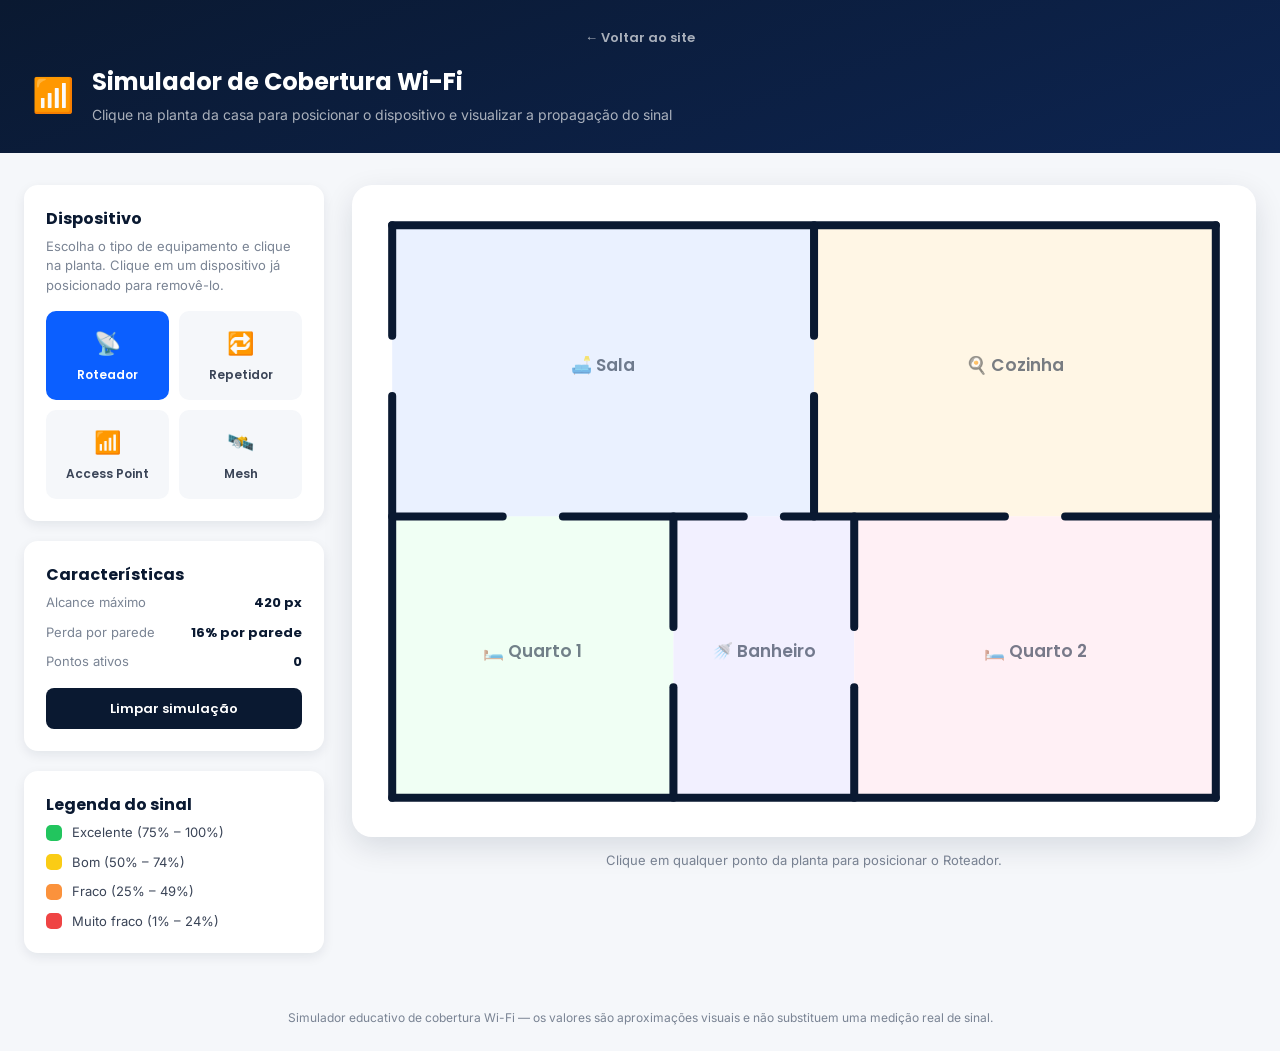
<file: simulador-wifi/index.html>
<!DOCTYPE html>
<html lang="pt-BR">
<head>
    <meta charset="UTF-8">
    <meta name="viewport" content="width=device-width, initial-scale=1.0">
    <title>Simulador de Cobertura Wi-Fi | Planta da Casa</title>
    <meta name="description" content="Simulador interativo de cobertura de sinal Wi-Fi dentro de uma casa, com cálculo em tempo real baseado em distância e paredes atravessadas.">

    <link rel="preconnect" href="https://fonts.googleapis.com">
    <link rel="preconnect" href="https://fonts.gstatic.com" crossorigin>
    <link href="https://fonts.googleapis.com/css2?family=Inter:wght@400;500;600&family=Poppins:wght@600;700;800&display=swap" rel="stylesheet">

    <link rel="stylesheet" href="css/style.css">
</head>
<body>

    <!-- ===================== CABEÇALHO ===================== -->
    <header class="app-header">
        <a href="../index.html" class="app-header__back">← Voltar ao site</a>
        <div class="app-header__title">
            <span class="app-header__icon">📶</span>
            <div>
                <h1>Simulador de Cobertura Wi-Fi</h1>
                <p>Clique na planta da casa para posicionar o dispositivo e visualizar a propagação do sinal</p>
            </div>
        </div>
    </header>

    <!-- ===================== LAYOUT PRINCIPAL ===================== -->
    <main class="app-main">

        <!-- ---------- PAINEL LATERAL ---------- -->
        <aside class="panel">

            <section class="panel__group">
                <h2 class="panel__title">Dispositivo</h2>
                <p class="panel__hint">Escolha o tipo de equipamento e clique na planta. Clique em um dispositivo já posicionado para removê-lo.</p>

                <div class="device-selector" id="device-selector">
                    <button type="button" class="device-btn is-active" data-device="router" aria-pressed="true">
                        <span class="device-btn__icon">📡</span>
                        <span class="device-btn__label">Roteador</span>
                    </button>
                    <button type="button" class="device-btn" data-device="repeater" aria-pressed="false">
                        <span class="device-btn__icon">🔁</span>
                        <span class="device-btn__label">Repetidor</span>
                    </button>
                    <button type="button" class="device-btn" data-device="accesspoint" aria-pressed="false">
                        <span class="device-btn__icon">📶</span>
                        <span class="device-btn__label">Access Point</span>
                    </button>
                    <button type="button" class="device-btn" data-device="mesh" aria-pressed="false">
                        <span class="device-btn__icon">🛰️</span>
                        <span class="device-btn__label">Mesh</span>
                    </button>
                </div>

                <p class="panel__note" id="device-note">
                    No modo Mesh, cada clique adiciona um novo ponto de rede.
                </p>
            </section>

            <section class="panel__group">
                <h2 class="panel__title">Características</h2>
                <ul class="device-specs" id="device-specs">
                    <li><span>Alcance máximo</span><strong id="spec-range">—</strong></li>
                    <li><span>Perda por parede</span><strong id="spec-wallloss">—</strong></li>
                    <li><span>Pontos ativos</span><strong id="spec-nodes">0</strong></li>
                </ul>
                <button type="button" class="btn-clear" id="btn-clear">Limpar simulação</button>
            </section>

            <section class="panel__group">
                <h2 class="panel__title">Legenda do sinal</h2>
                <ul class="legend">
                    <li><span class="legend__swatch legend__swatch--excellent"></span> Excelente (75% – 100%)</li>
                    <li><span class="legend__swatch legend__swatch--good"></span> Bom (50% – 74%)</li>
                    <li><span class="legend__swatch legend__swatch--weak"></span> Fraco (25% – 49%)</li>
                    <li><span class="legend__swatch legend__swatch--veryweak"></span> Muito fraco (1% – 24%)</li>
                </ul>
            </section>

        </aside>

        <!-- ---------- ÁREA DA PLANTA ---------- -->
        <section class="stage">

            <div class="stage__viewport" id="stage-viewport">

                <!-- Camada 1 (fundo): piso dos cômodos e rótulos -->
                <svg id="house-svg-base" class="house-svg" viewBox="0 0 900 650" preserveAspectRatio="xMidYMid meet" xmlns="http://www.w3.org/2000/svg">
                    <g id="rooms-layer">
                        <rect class="room-floor room-floor--sala" x="40" y="40" width="420" height="290" rx="4"></rect>
                        <rect class="room-floor room-floor--cozinha" x="460" y="40" width="400" height="290" rx="4"></rect>
                        <rect class="room-floor room-floor--quarto1" x="40" y="330" width="280" height="280" rx="4"></rect>
                        <rect class="room-floor room-floor--banheiro" x="320" y="330" width="180" height="280" rx="4"></rect>
                        <rect class="room-floor room-floor--quarto2" x="500" y="330" width="360" height="280" rx="4"></rect>
                    </g>

                    <g id="labels-layer" class="labels-layer">
                        <text x="250" y="185" text-anchor="middle">🛋️ Sala</text>
                        <text x="660" y="185" text-anchor="middle">🍳 Cozinha</text>
                        <text x="180" y="470" text-anchor="middle">🛏️ Quarto 1</text>
                        <text x="410" y="470" text-anchor="middle">🚿 Banheiro</text>
                        <text x="680" y="470" text-anchor="middle">🛏️ Quarto 2</text>
                    </g>
                </svg>

                <!-- Camada 2 (meio): mapa de calor do sinal Wi-Fi -->
                <canvas id="heatmap-canvas" class="heatmap-canvas" width="900" height="650"></canvas>

                <!-- Camada 3 (frente): paredes e dispositivos, sempre visíveis sobre o mapa de calor -->
                <svg id="house-svg-overlay" class="house-svg" viewBox="0 0 900 650" preserveAspectRatio="xMidYMid meet" xmlns="http://www.w3.org/2000/svg">
                    <!-- Paredes: desenhadas dinamicamente pelo JavaScript a partir do array WALLS -->
                    <g id="walls-layer"></g>

                    <!-- Dispositivos posicionados pelo usuário -->
                    <g id="devices-layer"></g>
                </svg>

                <!-- Tooltip flutuante com a intensidade do sinal no ponto do cursor -->
                <div class="signal-tooltip" id="signal-tooltip" hidden></div>

            </div>

            <p class="stage__hint" id="stage-hint">Clique em qualquer ponto da planta para posicionar o Roteador.</p>
            <p class="stage__warning" id="stage-warning" hidden></p>

        </section>

    </main>

    <footer class="app-footer">
        <p>Simulador educativo de cobertura Wi-Fi — os valores são aproximações visuais e não substituem uma medição real de sinal.</p>
    </footer>

    <script src="js/script.js"></script>
</body>
</html>
</file>
<file: css/style.css>
/* =========================================================================
   MATHEUS LUZ - REDES & INFORMÁTICA
   Folha de estilos principal
   ========================================================================= */

/* ---------- 1. RESET ---------- */
*,
*::before,
*::after {
    margin: 0;
    padding: 0;
    box-sizing: border-box;
}

html {
    scroll-behavior: smooth;
    scroll-padding-top: 90px;
}

img {
    max-width: 100%;
    display: block;
}

a {
    text-decoration: none;
    color: inherit;
}

ul {
    list-style: none;
}

button {
    font: inherit;
    cursor: pointer;
    border: none;
    background: none;
}

/* Foco visível para navegação por teclado (acessibilidade) */
a:focus-visible,
button:focus-visible {
    outline: 2px solid #0B5FFF;
    outline-offset: 3px;
    border-radius: 4px;
}

/* ---------- 2. VARIÁVEIS DE DESIGN ---------- */
:root {
    /* Cores principais */
    --color-blue: #0B5FFF;
    --color-blue-dark: #0A1931;
    --color-blue-light: #E8F0FF;
    --color-gray-light: #F5F7FA;
    --color-whatsapp: #25D366;
    --color-white: #FFFFFF;
    --color-text: #3A4457;
    --color-text-light: #7A8494;

    /* Cores de apoio (antes soltas no CSS, ex.: bloco Antes/Depois e estrelas) */
    --color-danger: #D33;
    --color-danger-text: #A94442;
    --color-danger-bg: #FFF3F3;
    --color-danger-border: #FFDADA;
    --color-star: #FFB800;
    --color-warning: #B4550B;
    --color-warning-bg: #FFF4E5;
    --color-warning-border: #FFE1B3;

    /* Tipografia */
    --font-heading: 'Poppins', sans-serif;
    --font-body: 'Inter', sans-serif;

    /* Sombra */
    --shadow-sm: 0 4px 12px rgba(10, 25, 49, 0.06);
    --shadow-md: 0 10px 30px rgba(10, 25, 49, 0.10);
    --shadow-lg: 0 20px 50px rgba(10, 25, 49, 0.16);

    /* Bordas */
    --radius-sm: 8px;
    --radius-md: 16px;
    --radius-lg: 24px;

    /* Transições */
    --transition: all 0.3s ease;

    /* Escala de espaçamento (para padronizar gap/padding de seções novas) */
    --space-xs: 8px;
    --space-sm: 16px;
    --space-md: 24px;
    --space-lg: 40px;
    --space-xl: 64px;
    --space-2xl: 96px;
}

/* ---------- 3. BASE ---------- */
body {
    font-family: var(--font-body);
    color: var(--color-text);
    background-color: var(--color-white);
    line-height: 1.6;
    overflow-x: hidden;
}

h1, h2, h3, h4 {
    font-family: var(--font-heading);
    color: var(--color-blue-dark);
    line-height: 1.25;
}

.container {
    width: 100%;
    max-width: 1200px;
    margin: 0 auto;
    padding: 0 24px;
}

.section {
    padding: 92px 0;
}

.section--gray {
    background-color: var(--color-gray-light);
}

.section--dark {
    background-color: var(--color-blue-dark);
}

.section__header {
    max-width: 640px;
    margin: 0 auto 44px;
    text-align: center;
}

.section__tag {
    display: inline-block;
    font-family: var(--font-heading);
    font-size: 13px;
    font-weight: 600;
    letter-spacing: 1px;
    text-transform: uppercase;
    color: var(--color-blue);
    background-color: var(--color-blue-light);
    padding: 6px 16px;
    border-radius: 999px;
    margin-bottom: 16px;
}

.section__tag--light {
    color: var(--color-white);
    background-color: rgba(255, 255, 255, 0.1);
}

/* Selo "em desenvolvimento" — sinaliza que o conteúdo da seção
   (ex.: preços/itens dos Pacotes) ainda não está fechado. */
.badge-wip {
    display: inline-block;
    font-family: var(--font-heading);
    font-size: 12px;
    font-weight: 600;
    color: var(--color-warning);
    background-color: var(--color-warning-bg);
    border: 1px solid var(--color-warning-border);
    padding: 5px 14px;
    border-radius: 999px;
    margin-bottom: 20px;
}

.section__title {
    font-size: 40px;
    font-weight: 700;
    margin-bottom: 20px;
}

.section__title--light {
    color: var(--color-white);
}

.section__text {
    font-size: 17px;
    color: var(--color-text-light);
}

.section__text--light {
    color: rgba(255, 255, 255, 0.75);
}

.icon-check {
    color: var(--color-blue);
    font-weight: 700;
    margin-right: 8px;
}

/* ---------- 4. BOTÕES ---------- */
.btn {
    display: inline-flex;
    align-items: center;
    justify-content: center;
    gap: 8px;
    min-height: 56px;
    padding: 15px 32px;
    border-radius: var(--radius-sm);
    font-family: var(--font-heading);
    font-weight: 600;
    font-size: 15px;
    transition: var(--transition);
    white-space: nowrap;
}

.btn--primary {
    background-color: var(--color-blue);
    color: var(--color-white);
    box-shadow: 0 8px 20px rgba(11, 95, 255, 0.25);
}

.btn--primary:hover {
    background-color: #0a52dd;
    transform: translateY(-3px);
    box-shadow: 0 12px 28px rgba(11, 95, 255, 0.35);
}

.btn--outline {
    background-color: transparent;
    color: var(--color-blue);
    border: 2px solid var(--color-blue);
}

.btn--outline:hover {
    background-color: var(--color-blue);
    color: var(--color-white);
    transform: translateY(-3px);
}

/* Botão secundário sobre fundo escuro (ex.: Hero) — contorno claro
   em vez de azul, que teria contraste mais fraco sobre navy. */
.btn--outline-light {
    background-color: transparent;
    color: var(--color-white);
    border: 2px solid rgba(255, 255, 255, 0.35);
}

.btn--outline-light:hover {
    background-color: rgba(255, 255, 255, 0.1);
    border-color: var(--color-white);
    transform: translateY(-3px);
}

.btn--whatsapp {
    background-color: var(--color-whatsapp);
    color: var(--color-white);
    box-shadow: 0 8px 20px rgba(37, 211, 102, 0.25);
}

.btn--whatsapp:hover {
    background-color: #1fb955;
    transform: translateY(-3px);
    box-shadow: 0 12px 28px rgba(37, 211, 102, 0.35);
}

.btn--whatsapp-lg {
    background-color: var(--color-whatsapp);
    color: var(--color-white);
    padding: 20px 48px;
    font-size: 17px;
    border-radius: var(--radius-sm);
    box-shadow: 0 10px 30px rgba(37, 211, 102, 0.3);
}

.btn--whatsapp-lg:hover {
    background-color: #1fb955;
    transform: translateY(-4px) scale(1.02);
    box-shadow: 0 16px 40px rgba(37, 211, 102, 0.4);
}

/* ---------- 5. NAVBAR ---------- */
.navbar {
    position: fixed;
    top: 0;
    left: 0;
    width: 100%;
    z-index: 1000;
    padding: 24px 0;
    background-color: transparent;
    transition: var(--transition);
}

.navbar.is-scrolled {
    padding: 14px 0;
    background-color: rgba(255, 255, 255, 0.92);
    -webkit-backdrop-filter: blur(10px);
    backdrop-filter: blur(10px);
    box-shadow: var(--shadow-sm);
}

.navbar__container {
    display: flex;
    align-items: center;
    justify-content: space-between;
}

.navbar__logo {
    display: flex;
    align-items: center;
    gap: 10px;
}

.navbar__logo-icon {
    color: var(--color-blue);
    flex-shrink: 0;
}

.navbar__logo-text {
    display: flex;
    flex-direction: column;
    line-height: 1.2;
}

.navbar__logo-title {
    font-family: var(--font-heading);
    font-weight: 700;
    font-size: 19px;
    color: var(--color-white);
    letter-spacing: 0.5px;
    transition: var(--transition);
}

.navbar__logo-subtitle {
    font-size: 12px;
    font-weight: 500;
    color: var(--color-blue);
}

.navbar__links {
    display: flex;
    gap: 40px;
}

.navbar__link {
    position: relative;
    font-family: var(--font-heading);
    font-weight: 500;
    font-size: 15px;
    color: var(--color-white);
    padding: 6px 0;
    transition: var(--transition);
}

.navbar__link::after {
    content: '';
    position: absolute;
    bottom: 0;
    left: 0;
    width: 0;
    height: 2px;
    background-color: var(--color-blue);
    transition: var(--transition);
}

.navbar__link:hover {
    color: var(--color-blue);
}

.navbar__link:hover::after {
    width: 100%;
}

.navbar__cta {
    padding: 12px 26px;
    font-size: 14px;
}

.navbar__toggle {
    display: none;
    flex-direction: column;
    gap: 5px;
}

.navbar__toggle span {
    width: 26px;
    height: 2px;
    background-color: var(--color-white);
    transition: var(--transition);
}

/* Estado com fundo branco (após rolar) exige texto escuro para contraste */
.navbar.is-scrolled .navbar__logo-title,
.navbar.is-scrolled .navbar__link {
    color: var(--color-blue-dark);
}

.navbar.is-scrolled .navbar__toggle span {
    background-color: var(--color-blue-dark);
}

/* ---------- 6. HERO ---------- */
.hero {
    position: relative;
    min-height: 100vh;
    display: flex;
    align-items: center;
    background: linear-gradient(160deg, var(--color-blue-dark) 0%, #0d2450 55%, #0a1c3d 100%);
    overflow: hidden;
}

.hero::before {
    content: '';
    position: absolute;
    top: -20%;
    right: -10%;
    width: 700px;
    height: 700px;
    background: radial-gradient(circle, rgba(11, 95, 255, 0.28) 0%, rgba(11, 95, 255, 0) 70%);
    border-radius: 50%;
}

.hero::after {
    content: '';
    position: absolute;
    bottom: -15%;
    left: -10%;
    width: 500px;
    height: 500px;
    background: radial-gradient(circle, rgba(11, 95, 255, 0.14) 0%, rgba(11, 95, 255, 0) 70%);
    border-radius: 50%;
}

.hero__container {
    padding-top: 130px;
    padding-bottom: 80px;
    position: relative;
    z-index: 1;
}

/* Hero sem foto: conteúdo centralizado em coluna única. Continua flex
   column para permitir reordenar os blocos internos (botões, selos,
   indicadores) especificamente no mobile via "order". */
.hero__content {
    display: flex;
    flex-direction: column;
    align-items: center;
    text-align: center;
    max-width: 760px;
    margin: 0 auto;
}

.hero__title {
    font-size: 56px;
    font-weight: 800;
    margin-bottom: 24px;
    letter-spacing: -1px;
    color: var(--color-white);
}

.hero__subtitle {
    font-size: 19px;
    color: rgba(255, 255, 255, 0.7);
    max-width: 600px;
    margin-bottom: 24px;
}

.hero__badges {
    display: flex;
    flex-wrap: wrap;
    justify-content: center;
    gap: 10px;
    margin-bottom: 28px;
}

.hero__badges li {
    font-size: 13px;
    font-weight: 500;
    color: var(--color-white);
    background-color: rgba(255, 255, 255, 0.1);
    border: 1px solid rgba(255, 255, 255, 0.16);
    padding: 7px 14px;
    border-radius: 999px;
}

.hero__list {
    display: grid;
    grid-template-columns: 1fr 1fr;
    gap: 14px 24px;
    margin-bottom: 40px;
}

.hero__list li {
    font-weight: 500;
    font-size: 15px;
    color: var(--color-white);
    display: flex;
    align-items: center;
}

.hero__buttons {
    display: flex;
    justify-content: center;
    gap: 18px;
    flex-wrap: wrap;
}

.hero__scroll-indicator {
    position: absolute;
    bottom: 36px;
    left: 50%;
    transform: translateX(-50%);
    width: 26px;
    height: 42px;
    border: 2px solid rgba(255, 255, 255, 0.3);
    border-radius: 20px;
    z-index: 1;
}

.hero__scroll-indicator span {
    position: absolute;
    top: 8px;
    left: 50%;
    transform: translateX(-50%);
    width: 4px;
    height: 8px;
    background-color: var(--color-blue);
    border-radius: 2px;
    animation: scrollDown 1.6s infinite;
}

@keyframes scrollDown {
    0% { opacity: 1; top: 8px; }
    100% { opacity: 0; top: 22px; }
}

/* ---------- 7. COMO FUNCIONA O WI-FI (card compacto) ---------- */
.edu-card {
    display: flex;
    align-items: center;
    gap: 24px;
    max-width: 720px;
    margin: 0 auto;
    background-color: var(--color-white);
    border-radius: var(--radius-md);
    box-shadow: var(--shadow-sm);
    padding: 28px 32px;
}

.edu-card + .edu-card {
    margin-top: 16px;
}

.edu-card__icon {
    font-size: 32px;
    flex-shrink: 0;
}

.edu-card__content {
    flex-grow: 1;
}

.edu-card__content h3 {
    font-size: 16px;
    margin-bottom: 4px;
}

.edu-card__content p {
    font-size: 14px;
    color: var(--color-text-light);
}

/* ---------- 8. ESTRUTURA DE REDE (ícones compactos) ---------- */
.structure-icons {
    display: flex;
    flex-wrap: wrap;
    justify-content: center;
    gap: 32px;
    margin-top: 8px;
}

.structure-icons li {
    display: flex;
    flex-direction: column;
    align-items: center;
    gap: 10px;
    font-size: 13px;
    font-weight: 500;
    color: rgba(255, 255, 255, 0.75);
}

.structure-icons__icon {
    width: 52px;
    height: 52px;
    display: flex;
    align-items: center;
    justify-content: center;
    background-color: rgba(255, 255, 255, 0.08);
    border: 1px solid rgba(11, 95, 255, 0.3);
    border-radius: 50%;
    font-size: 22px;
}

/* ---------- 9. GRID DE COMPARAÇÃO (CARDS) ---------- */
.compare-grid {
    display: grid;
    grid-template-columns: repeat(4, 1fr);
    gap: 28px;
}

.compare-card {
    background-color: var(--color-white);
    border-radius: var(--radius-md);
    box-shadow: var(--shadow-sm);
    overflow: hidden;
    padding-bottom: 28px;
    transition: var(--transition);
    display: flex;
    flex-direction: column;
}

.compare-card:hover {
    transform: translateY(-10px);
    box-shadow: var(--shadow-lg);
}

.compare-card__image {
    width: 100%;
    height: 170px;
    overflow: hidden;
}

.compare-card__image img {
    width: 100%;
    height: 100%;
    object-fit: cover;
    transition: var(--transition);
}

.compare-card:hover .compare-card__image img {
    transform: scale(1.08);
}

.compare-card__title {
    font-size: 20px;
    margin: 20px 28px 12px;
}

.compare-card__list {
    margin: 0 28px 24px;
    display: flex;
    flex-direction: column;
    gap: 8px;
    flex-grow: 1;
}

.compare-card__list li {
    font-size: 14px;
    color: var(--color-text-light);
    display: flex;
}

.compare-card__list li::before {
    content: '—';
    color: var(--color-blue);
    flex-shrink: 0;
}

.compare-card__btn {
    margin: 0 28px;
    align-self: flex-start;
    max-width: calc(100% - 56px);
    padding: 10px 22px;
    font-size: 14px;
    white-space: normal;
    text-align: center;
}

/* Placeholder para seções ainda em construção (ex.: Pacotes) — comunica
   que o conteúdo está sendo finalizado sem deixar a seção vazia. */
.wip-placeholder {
    max-width: 480px;
    margin: 0 auto;
    text-align: center;
    background-color: var(--color-warning-bg);
    border: 1px dashed var(--color-warning-border);
    border-radius: var(--radius-md);
    padding: 40px 32px;
    display: flex;
    flex-direction: column;
    align-items: center;
    gap: 16px;
}

.wip-placeholder__icon {
    font-size: 32px;
}

.wip-placeholder__text {
    font-size: 15px;
    color: var(--color-text-light);
    line-height: 1.6;
}

/* ---------- 10. SERVIÇOS ---------- */
.services-grid {
    display: grid;
    grid-template-columns: repeat(4, 1fr);
    gap: 24px;
}

/* Variante com 3 colunas — usada em grades com número de cards
   múltiplo de 3 (ex.: Diferenciais), evita a última linha desalinhada. */
.services-grid--3 {
    grid-template-columns: repeat(3, 1fr);
}

.service-card {
    background-color: rgba(255, 255, 255, 0.04);
    border: 1px solid rgba(255, 255, 255, 0.08);
    border-radius: var(--radius-md);
    padding: 32px 28px;
    transition: var(--transition);
}

.service-card:hover {
    background-color: rgba(11, 95, 255, 0.12);
    border-color: var(--color-blue);
    transform: translateY(-8px);
}

.service-card__icon {
    font-size: 30px;
    margin-bottom: 18px;
}

.service-card h3 {
    color: var(--color-white);
    font-size: 17px;
    margin-bottom: 10px;
}

.service-card p {
    color: rgba(255, 255, 255, 0.6);
    font-size: 14px;
}

/* ---------- 12. TIMELINE DE ATENDIMENTO ---------- */
.timeline {
    display: flex;
    justify-content: space-between;
    align-items: flex-start;
    position: relative;
    flex-wrap: wrap;
    row-gap: 40px;
}

.timeline::before {
    content: '';
    position: absolute;
    top: 34px;
    left: 0;
    width: 100%;
    height: 2px;
    background: repeating-linear-gradient(to right, var(--color-blue) 0, var(--color-blue) 8px, transparent 8px, transparent 16px);
    z-index: 0;
}

.timeline__item {
    position: relative;
    z-index: 1;
    display: flex;
    flex-direction: column;
    align-items: center;
    gap: 14px;
    flex: 1;
    min-width: 110px;
}

.timeline__icon {
    width: 68px;
    height: 68px;
    display: flex;
    align-items: center;
    justify-content: center;
    background-color: var(--color-white);
    border: 2px solid var(--color-blue);
    border-radius: 50%;
    font-size: 26px;
    box-shadow: var(--shadow-sm);
    transition: var(--transition);
}

.timeline__item:hover .timeline__icon {
    background-color: var(--color-blue);
    transform: scale(1.1);
}

.timeline__item h3 {
    font-size: 14px;
    text-align: center;
    color: var(--color-white);
}

/* ---------- 15. CONTATO ---------- */
.contact {
    background: linear-gradient(160deg, var(--color-blue-dark) 0%, #0d2450 100%);
}

/* Contato sem foto: conteúdo centralizado em coluna única. */
.contact__container {
    max-width: 640px;
    margin: 0 auto;
    text-align: center;
}

.contact__info {
    width: fit-content;
    margin: 32px auto 40px;
    display: flex;
    flex-direction: column;
    gap: 22px;
}

.contact__info li {
    display: flex;
    align-items: center;
    gap: 16px;
}

.contact__info-icon {
    width: 48px;
    height: 48px;
    display: flex;
    align-items: center;
    justify-content: center;
    background-color: rgba(255, 255, 255, 0.08);
    border-radius: 50%;
    font-size: 20px;
    flex-shrink: 0;
}

.contact__info strong {
    display: block;
    color: var(--color-white);
    font-size: 16px;
    font-family: var(--font-heading);
}

.contact__info span {
    color: rgba(255, 255, 255, 0.65);
    font-size: 14px;
}

/* ---------- 16. RODAPÉ ---------- */
.footer {
    background-color: var(--color-blue-dark);
    padding-top: 60px;
    border-top: 1px solid rgba(255, 255, 255, 0.08);
}

.footer__container {
    display: grid;
    grid-template-columns: 1.3fr 1fr 1fr;
    gap: 40px;
    padding-bottom: 48px;
}

.footer__brand {
    display: flex;
    flex-direction: column;
}

.footer__brand-row {
    display: flex;
    align-items: center;
    gap: 10px;
}

.footer__logo-icon {
    color: var(--color-blue);
    flex-shrink: 0;
}

.footer__logo {
    font-family: var(--font-heading);
    font-weight: 700;
    font-size: 18px;
    color: var(--color-white);
}

.footer__logo-subtitle {
    font-size: 13px;
    color: var(--color-blue);
    margin-top: 4px;
}

.footer__links,
.footer__contact {
    display: flex;
    flex-direction: column;
    gap: 14px;
}

.footer__links a,
.footer__contact a {
    color: rgba(255, 255, 255, 0.65);
    font-size: 14px;
    transition: var(--transition);
}

.footer__links a:hover,
.footer__contact a:hover {
    color: var(--color-blue);
}

.footer__bottom {
    border-top: 1px solid rgba(255, 255, 255, 0.08);
    padding: 24px 0;
    text-align: center;
}

.footer__bottom p {
    font-size: 13px;
    color: rgba(255, 255, 255, 0.45);
}

/* ---------- 17. BOTÃO FLUTUANTE WHATSAPP ---------- */
.whatsapp-float {
    position: fixed;
    bottom: 28px;
    right: 28px;
    width: 60px;
    height: 60px;
    display: flex;
    align-items: center;
    justify-content: center;
    background-color: var(--color-whatsapp);
    border-radius: 50%;
    font-size: 28px;
    box-shadow: 0 8px 24px rgba(37, 211, 102, 0.4);
    z-index: 999;
    animation: pulseWhatsapp 2.4s infinite;
    transition: var(--transition);
}

.whatsapp-float:hover {
    transform: scale(1.1);
}

@keyframes pulseWhatsapp {
    0% { box-shadow: 0 8px 24px rgba(37, 211, 102, 0.4), 0 0 0 0 rgba(37, 211, 102, 0.5); }
    70% { box-shadow: 0 8px 24px rgba(37, 211, 102, 0.4), 0 0 0 16px rgba(37, 211, 102, 0); }
    100% { box-shadow: 0 8px 24px rgba(37, 211, 102, 0.4), 0 0 0 0 rgba(37, 211, 102, 0); }
}

/* ---------- 17b. MODAL "SAIBA MAIS" (EQUIPAMENTOS) ---------- */
.equipment-modal {
    position: fixed;
    inset: 0;
    z-index: 2000;
    display: flex;
    align-items: center;
    justify-content: center;
    padding: 24px;
}

.equipment-modal[hidden] {
    display: none;
}

.equipment-modal__overlay {
    position: absolute;
    inset: 0;
    background-color: rgba(10, 25, 49, 0.6);
    -webkit-backdrop-filter: blur(4px);
    backdrop-filter: blur(4px);
    opacity: 0;
    transition: opacity 0.25s ease;
}

.equipment-modal__box {
    position: relative;
    width: 100%;
    max-width: 520px;
    max-height: 85vh;
    overflow-y: auto;
    background-color: var(--color-white);
    border-radius: var(--radius-lg);
    box-shadow: var(--shadow-lg);
    padding: 40px;
    opacity: 0;
    transform: translateY(24px) scale(0.97);
    transition: opacity 0.3s ease, transform 0.3s ease;
}

.equipment-modal.is-visible .equipment-modal__overlay {
    opacity: 1;
}

.equipment-modal.is-visible .equipment-modal__box {
    opacity: 1;
    transform: translateY(0) scale(1);
}

.equipment-modal__close {
    position: absolute;
    top: 20px;
    right: 20px;
    width: 36px;
    height: 36px;
    display: flex;
    align-items: center;
    justify-content: center;
    border-radius: 50%;
    background-color: var(--color-gray-light);
    color: var(--color-blue-dark);
    font-size: 15px;
    transition: var(--transition);
}

.equipment-modal__close:hover {
    background-color: var(--color-blue);
    color: var(--color-white);
    transform: rotate(90deg);
}

.equipment-modal__icon {
    font-size: 36px;
    margin-bottom: 16px;
}

.equipment-modal__title {
    font-size: 24px;
    margin-bottom: 14px;
}

.equipment-modal__intro {
    font-size: 15px;
    color: var(--color-text-light);
    margin-bottom: 20px;
}

.equipment-modal__points {
    display: flex;
    flex-direction: column;
    gap: 10px;
    margin-bottom: 24px;
}

.equipment-modal__points li {
    font-size: 14px;
    color: var(--color-text);
    padding-left: 22px;
    position: relative;
}

.equipment-modal__points li::before {
    content: '✔';
    position: absolute;
    left: 0;
    color: var(--color-blue);
    font-weight: 700;
}

.equipment-modal__importance {
    background-color: var(--color-blue-light);
    border-radius: var(--radius-sm);
    padding: 16px 18px;
    margin-bottom: 28px;
}

.equipment-modal__importance strong {
    display: block;
    font-family: var(--font-heading);
    font-size: 13px;
    color: var(--color-blue-dark);
    margin-bottom: 6px;
}

.equipment-modal__importance p {
    font-size: 14px;
    color: var(--color-text);
}

.equipment-modal__cta {
    width: 100%;
}

/* ---------- 17c. NOVOS BLOCOS (PROBLEMAS, PACOTES, PRODUTOS, SIMULADOR, FAQ) ----------
   Reaproveitam a anatomia de componentes já existentes (service-card, compare-card,
   compare-grid, services-grid) em vez de criar variações novas do zero. */

/* Botão de fechamento centralizado ao fim de uma seção (Serviços, FAQ).
   Não reaproveita display:inline-flex do .btn para poder quebrar linha
   em telas estreitas, em vez de estourar a largura da tela. */
.section-cta {
    display: flex;
    width: fit-content;
    max-width: 100%;
    margin: 48px auto 0;
    white-space: normal;
    text-align: center;
}

/* Variante clara do card de serviço, para seções com fundo branco/cinza
   (o .service-card original foi pensado para fundo escuro) */
.service-card--light {
    background-color: var(--color-white);
    border: 1px solid rgba(10, 25, 49, 0.06);
    box-shadow: var(--shadow-sm);
}

.service-card--light:hover {
    background-color: var(--color-white);
    border-color: var(--color-blue);
    box-shadow: var(--shadow-md);
}

.service-card--light h3 {
    color: var(--color-blue-dark);
}

.service-card--light p {
    color: var(--color-text-light);
}

/* ---------- PRODUTOS: catálogo compacto de equipamentos ---------- */
/* Grid mais denso que o .services-grid padrão: cards menores, mais
   colunas por linha, sem o excesso de espaço de um card de serviço. */
.products-grid {
    gap: 16px;
}

.products-grid .service-card {
    padding: 20px 18px;
}

.products-grid .service-card h3 {
    font-size: 15px;
    margin-bottom: 4px;
}

.products-grid .service-card p {
    font-size: 13px;
    line-height: 1.45;
}

/* Ícone profissional (SVG) em selo circular azul, no lugar do emoji —
   visual de catálogo técnico em vez de lista ilustrada. */
.product-icon {
    width: 40px;
    height: 40px;
    display: flex;
    align-items: center;
    justify-content: center;
    background-color: var(--color-blue-light);
    border-radius: var(--radius-sm);
    color: var(--color-blue);
    margin-bottom: 14px;
}

.product-icon svg {
    width: 22px;
    height: 22px;
}

/* Link "Solicitar orçamento" dentro dos cards de produto: discreto (texto
   simples, sem caixa/borda) em vez de um botão cheio repetido 12 vezes. */
.products-grid .btn {
    display: inline-flex;
    width: auto;
    min-height: auto;
    background: none;
    border: none;
    box-shadow: none;
    color: var(--color-blue);
    padding: 0;
    font-size: 13px;
    font-weight: 600;
    margin-top: 12px;
    white-space: normal;
    line-height: 1.3;
}

.products-grid .btn:hover {
    background: none;
    color: #0a52dd;
    text-decoration: underline;
    transform: none;
}

.products-grid .btn::after {
    content: '→';
    margin-left: 4px;
}

/* Rótulo de subgrupo dentro de uma grade grande (Serviços, Produtos) —
   quebra uma lista longa em blocos menores e mais fáceis de escanear,
   sem remover nenhum item. */
.group-title {
    font-family: var(--font-heading);
    font-weight: 600;
    font-size: 13px;
    letter-spacing: 0.06em;
    text-transform: uppercase;
    color: var(--color-blue);
    margin: 48px 0 20px;
}

/* O primeiro grupo de cada seção já tem espaço suficiente vindo da
   margem do .section__header — não soma mais espaço em cima dele. */
.section__header + .group-title {
    margin-top: 0;
}

.group-title--light {
    color: rgba(255, 255, 255, 0.5);
}

/* Vitrine do Simulador Wi-Fi (ferramenta existente, não alterada) */
.simulator-banner {
    background-color: var(--color-blue-light);
    border-radius: var(--radius-lg);
    padding: 56px;
    display: flex;
    align-items: center;
    gap: 40px;
}

.simulator-banner__icon {
    font-size: 64px;
    flex-shrink: 0;
}

.simulator-banner__content .section__text {
    margin-bottom: 24px;
}

/* Perguntas frequentes (acordeão nativo, sem JavaScript adicional) */
.faq-list {
    max-width: 760px;
    margin: 0 auto;
    display: flex;
    flex-direction: column;
    gap: 12px;
}

.faq-item {
    background-color: var(--color-white);
    border: 1px solid rgba(10, 25, 49, 0.08);
    border-radius: var(--radius-md);
    padding: 22px 24px;
}

.faq-item summary {
    cursor: pointer;
    font-family: var(--font-heading);
    font-weight: 600;
    font-size: 16px;
    color: var(--color-blue-dark);
    list-style: none;
    display: flex;
    align-items: center;
    justify-content: space-between;
    gap: 16px;
    min-height: 32px;
}

.faq-item summary::-webkit-details-marker {
    display: none;
}

.faq-item summary::after {
    content: '+';
    font-size: 22px;
    line-height: 1;
    color: var(--color-blue);
    transition: var(--transition);
    flex-shrink: 0;
}

.faq-item[open] summary::after {
    transform: rotate(45deg);
}

.faq-item p {
    margin-top: 14px;
    color: var(--color-text-light);
    font-size: 15px;
}

/* ---------- 18. SCROLL REVEAL (FADE-IN) ---------- */
.reveal {
    opacity: 0;
    transform: translateY(36px);
    transition: opacity 0.8s ease, transform 0.8s ease;
}

.reveal.is-visible {
    opacity: 1;
    transform: translateY(0);
}

/* ---------- 19. RESPONSIVIDADE ---------- */
@media (max-width: 1080px) {
    .compare-grid {
        grid-template-columns: repeat(2, 1fr);
    }

    .services-grid {
        grid-template-columns: repeat(2, 1fr);
    }

    .footer__container {
        grid-template-columns: 1fr 1fr;
    }
}

@media (max-width: 960px) {
    /* No mobile, a leitura segue: Título → Subtítulo → Botões →
       Selos de confiança → Indicadores (CTA logo após o subtítulo). */
    .hero__buttons {
        order: 1;
        margin-bottom: 24px;
    }

    .hero__badges {
        order: 2;
    }

    .hero__list {
        order: 3;
        margin-bottom: 0;
    }

    .section__title {
        font-size: 32px;
    }

    .hero__title {
        font-size: 42px;
    }

    .timeline {
        justify-content: flex-start;
        gap: 32px;
    }

    .timeline::before {
        display: none;
    }
}

@media (max-width: 768px) {
    .navbar__nav {
        position: fixed;
        top: 0;
        right: -100%;
        width: 280px;
        height: 100vh;
        background-color: var(--color-white);
        box-shadow: var(--shadow-lg);
        padding: 100px 32px 32px;
        transition: right 0.4s ease;
    }

    .navbar__nav.is-open {
        right: 0;
    }

    .navbar__links {
        flex-direction: column;
        gap: 24px;
    }

    .navbar__cta {
        display: none;
    }

    .navbar__toggle {
        display: flex;
        z-index: 1001;
    }

    .compare-grid {
        grid-template-columns: 1fr;
    }

    .services-grid {
        grid-template-columns: 1fr;
    }

    /* Catálogo de produtos mantém 2 colunas mesmo no celular — cards
       compactos o suficiente para caber lado a lado. */
    .products-grid {
        grid-template-columns: repeat(2, 1fr);
        gap: 12px;
    }

    .products-grid .service-card {
        padding: 16px 14px;
    }

    /* Card "Como funciona o Wi-Fi": empilha em vez de espremer
       ícone + texto + botão numa única linha estreita. */
    .edu-card {
        flex-direction: column;
        align-items: center;
        text-align: center;
        gap: 12px;
        padding: 28px 24px;
    }

    .simulator-banner {
        flex-direction: column;
        text-align: center;
        padding: 40px 28px;
    }

    .simulator-banner__icon {
        font-size: 44px;
    }

    .group-title {
        margin-top: 32px;
    }

    .footer__container {
        grid-template-columns: 1fr;
        text-align: center;
    }

    .footer__links,
    .footer__contact {
        align-items: center;
    }

    .footer__brand-row {
        justify-content: center;
    }

    /* Painel do menu mobile tem fundo branco: texto sempre escuro, independente do scroll */
    .navbar__nav .navbar__link {
        color: var(--color-blue-dark);
    }

    .hero__list {
        grid-template-columns: 1fr;
    }

    .section {
        padding: 48px 0;
    }

    /* Hero não deve forçar altura mínima de tela cheia no celular: o
       conteúdo + imagem já ultrapassavam 100vh, deixando a página "esticada" */
    .hero {
        min-height: auto;
    }

    .hero__container {
        padding-top: 90px;
        padding-bottom: 40px;
    }
}

@media (max-width: 480px) {
    .hero__title {
        font-size: 32px;
    }

    .hero__buttons {
        flex-direction: column;
        width: 100%;
    }

    .btn {
        width: 100%;
    }

    .section {
        padding: 36px 0;
    }

    .section__title {
        font-size: 26px;
    }

    .section__header {
        margin-bottom: 28px;
    }

    .service-card {
        padding: 24px 20px;
    }

    .services-grid,
    .compare-grid {
        gap: 18px;
    }

    .group-title {
        margin-top: 24px;
        margin-bottom: 14px;
    }

    .simulator-banner {
        padding: 32px 20px;
        gap: 20px;
    }

    .faq-item {
        padding: 16px 18px;
    }
}
</file>
<file: simulador-wifi/css/style.css>
/* =========================================================================
   SIMULADOR DE COBERTURA WI-FI
   Folha de estilos
   ========================================================================= */

/* ---------- RESET ---------- */
*,
*::before,
*::after {
    margin: 0;
    padding: 0;
    box-sizing: border-box;
}

/* ---------- VARIÁVEIS ---------- */
:root {
    --color-blue: #0B5FFF;
    --color-blue-dark: #0A1931;
    --color-gray-light: #F5F7FA;
    --color-white: #FFFFFF;
    --color-text: #3A4457;
    --color-text-light: #7A8494;

    /* Cores do mapa de calor */
    --signal-excellent: #22C55E;
    --signal-good: #FACC15;
    --signal-weak: #FB923C;
    --signal-veryweak: #EF4444;

    --font-heading: 'Poppins', sans-serif;
    --font-body: 'Inter', sans-serif;

    --shadow-sm: 0 4px 12px rgba(10, 25, 49, 0.08);
    --shadow-md: 0 10px 30px rgba(10, 25, 49, 0.12);

    --radius-md: 14px;
    --radius-lg: 20px;

    --transition: all 0.25s ease;
}

body {
    font-family: var(--font-body);
    background-color: var(--color-gray-light);
    color: var(--color-text);
    line-height: 1.5;
}

h1, h2 {
    font-family: var(--font-heading);
    color: var(--color-blue-dark);
}

button {
    font: inherit;
    cursor: pointer;
    border: none;
    background: none;
}

/* Foco visível para navegação por teclado (acessibilidade) */
button:focus-visible {
    outline: 2px solid var(--color-blue);
    outline-offset: 3px;
    border-radius: 4px;
}

ul {
    list-style: none;
}

/* ---------- CABEÇALHO ---------- */
.app-header {
    background: linear-gradient(160deg, var(--color-blue-dark) 0%, #0d2450 100%);
    padding: 28px 32px;
}

.app-header__back {
    display: flex;
    align-items: center;
    gap: 6px;
    width: fit-content;
    max-width: 1280px;
    margin: 0 auto 16px;
    padding: 0;
    color: rgba(255, 255, 255, 0.65);
    font-family: var(--font-heading);
    font-size: 13px;
    font-weight: 600;
    text-decoration: none;
    transition: color 0.2s ease;
}

.app-header__back:hover,
.app-header__back:focus-visible {
    color: var(--color-white);
}

.app-header__title {
    display: flex;
    align-items: center;
    gap: 18px;
    max-width: 1280px;
    margin: 0 auto;
}

.app-header__icon {
    font-size: 34px;
    flex-shrink: 0;
}

.app-header__title h1 {
    color: var(--color-white);
    font-size: 24px;
    font-weight: 700;
}

.app-header__title p {
    color: rgba(255, 255, 255, 0.65);
    font-size: 14px;
    margin-top: 4px;
}

/* ---------- LAYOUT PRINCIPAL ---------- */
.app-main {
    max-width: 1280px;
    margin: 0 auto;
    padding: 32px 24px;
    display: grid;
    grid-template-columns: 300px 1fr;
    gap: 28px;
    align-items: start;
}

/* ---------- PAINEL LATERAL ---------- */
.panel {
    display: flex;
    flex-direction: column;
    gap: 20px;
    position: sticky;
    top: 24px;
}

.panel__group {
    background-color: var(--color-white);
    border-radius: var(--radius-md);
    box-shadow: var(--shadow-sm);
    padding: 22px;
}

.panel__title {
    font-size: 16px;
    margin-bottom: 6px;
}

.panel__hint {
    font-size: 13px;
    color: var(--color-text-light);
    margin-bottom: 16px;
}

.panel__note {
    font-size: 12px;
    color: var(--color-blue);
    margin-top: 14px;
    background-color: rgba(11, 95, 255, 0.08);
    padding: 10px 12px;
    border-radius: 8px;
    display: none;
}

.panel__note.is-visible {
    display: block;
}

/* Seletor de dispositivo */
.device-selector {
    display: grid;
    grid-template-columns: 1fr 1fr;
    gap: 10px;
}

.device-btn {
    display: flex;
    flex-direction: column;
    align-items: center;
    gap: 6px;
    padding: 14px 8px;
    border-radius: 10px;
    border: 2px solid var(--color-gray-light);
    background-color: var(--color-gray-light);
    transition: var(--transition);
}

.device-btn__icon {
    font-size: 22px;
}

.device-btn__label {
    font-family: var(--font-heading);
    font-size: 12px;
    font-weight: 600;
    color: var(--color-text);
}

.device-btn:hover {
    border-color: var(--color-blue);
    transform: translateY(-2px);
}

.device-btn.is-active {
    background-color: var(--color-blue);
    border-color: var(--color-blue);
}

.device-btn.is-active .device-btn__label {
    color: var(--color-white);
}

/* Especificações do dispositivo ativo */
.device-specs {
    display: flex;
    flex-direction: column;
    gap: 10px;
    margin-bottom: 16px;
}

.device-specs li {
    display: flex;
    justify-content: space-between;
    align-items: center;
    font-size: 13px;
    color: var(--color-text-light);
}

.device-specs strong {
    color: var(--color-blue-dark);
    font-family: var(--font-heading);
    font-size: 13px;
}

.btn-clear {
    width: 100%;
    padding: 11px;
    border-radius: 8px;
    background-color: var(--color-blue-dark);
    color: var(--color-white);
    font-family: var(--font-heading);
    font-weight: 600;
    font-size: 13px;
    transition: var(--transition);
}

.btn-clear:hover {
    background-color: #0d2450;
    transform: translateY(-2px);
}

/* Legenda de cores */
.legend {
    display: flex;
    flex-direction: column;
    gap: 10px;
}

.legend li {
    display: flex;
    align-items: center;
    gap: 10px;
    font-size: 13px;
    color: var(--color-text);
}

.legend__swatch {
    width: 16px;
    height: 16px;
    border-radius: 5px;
    flex-shrink: 0;
}

.legend__swatch--excellent { background-color: var(--signal-excellent); }
.legend__swatch--good { background-color: var(--signal-good); }
.legend__swatch--weak { background-color: var(--signal-weak); }
.legend__swatch--veryweak { background-color: var(--signal-veryweak); }

/* ---------- ÁREA DA PLANTA ---------- */
.stage {
    display: flex;
    flex-direction: column;
    gap: 14px;
}

.stage__viewport {
    position: relative;
    width: 100%;
    aspect-ratio: 900 / 650;
    background-color: var(--color-white);
    border-radius: var(--radius-lg);
    box-shadow: var(--shadow-md);
    overflow: hidden;
    cursor: crosshair;
}

.house-svg,
.heatmap-canvas {
    position: absolute;
    inset: 0;
    width: 100%;
    height: 100%;
}

.heatmap-canvas {
    pointer-events: none;
    /* Suaviza os blocos do mapa de calor, criando um degradê mais orgânico */
    filter: blur(9px) saturate(1.15);
    mix-blend-mode: multiply;
}

/* Piso dos cômodos */
.room-floor {
    stroke: none;
}

.room-floor--sala { fill: #EAF1FF; }
.room-floor--cozinha { fill: #FFF6E5; }
.room-floor--quarto1 { fill: #F0FFF4; }
.room-floor--banheiro { fill: #F2F0FF; }
.room-floor--quarto2 { fill: #FFF0F5; }

/* Rótulos dos cômodos */
.labels-layer text {
    font-family: var(--font-heading);
    font-size: 17px;
    font-weight: 600;
    fill: var(--color-blue-dark);
    opacity: 0.55;
    user-select: none;
}

/* Paredes (geradas via JavaScript) */
.wall-line {
    stroke: var(--color-blue-dark);
    stroke-width: 8;
    stroke-linecap: round;
}

/* Dispositivos posicionados */
.device-marker {
    cursor: pointer;
}

.device-marker__pulse {
    fill: none;
    stroke: var(--color-blue);
    stroke-width: 2;
    opacity: 0;
    animation: devicePulse 2.2s ease-out infinite;
}

.device-marker__core {
    fill: var(--color-blue-dark);
    stroke: var(--color-white);
    stroke-width: 3;
    transition: var(--transition);
}

.device-marker:hover .device-marker__core {
    fill: #EF4444;
    stroke-width: 4;
}

.device-marker__icon {
    font-size: 18px;
    text-anchor: middle;
    dominant-baseline: central;
    pointer-events: none;
}

/* Repetidor sem sinal do Roteador para amplificar */
.device-marker--inactive {
    opacity: 0.55;
}

.device-marker--inactive .device-marker__core {
    stroke-dasharray: 3 2;
}

@keyframes devicePulse {
    0% { r: 14; opacity: 0.6; }
    100% { r: 46; opacity: 0; }
}

/* Tooltip de intensidade de sinal */
.signal-tooltip {
    position: absolute;
    pointer-events: none;
    background-color: var(--color-blue-dark);
    color: var(--color-white);
    font-family: var(--font-heading);
    font-size: 12px;
    font-weight: 600;
    padding: 6px 12px;
    border-radius: 8px;
    transform: translate(-50%, -130%);
    white-space: nowrap;
    z-index: 5;
    box-shadow: var(--shadow-sm);
}

.stage__hint {
    text-align: center;
    font-size: 13px;
    color: var(--color-text-light);
}

.stage__warning {
    text-align: center;
    font-size: 13px;
    font-weight: 600;
    color: #DC2626;
    background-color: rgba(220, 38, 38, 0.08);
    border-radius: 8px;
    padding: 8px 14px;
}

.stage__warning[hidden] {
    display: none;
}

/* ---------- RODAPÉ ---------- */
.app-footer {
    text-align: center;
    padding: 24px;
    font-size: 12px;
    color: var(--color-text-light);
}

/* ---------- RESPONSIVIDADE ---------- */
@media (max-width: 900px) {
    .app-main {
        grid-template-columns: 1fr;
    }

    /* No celular, a planta (bloco de cômodos) aparece antes do painel
       de legenda/botões, sem depender da ordem no HTML. */
    .stage {
        order: -1;
    }

    .panel {
        position: static;
        flex-direction: row;
        flex-wrap: wrap;
    }

    .panel__group {
        flex: 1 1 260px;
    }
}

@media (max-width: 560px) {
    .app-header {
        padding: 22px 18px;
    }

    .app-header__title h1 {
        font-size: 19px;
    }

    .app-main {
        padding: 20px 14px;
    }

    .device-selector {
        grid-template-columns: repeat(4, 1fr);
    }

    .device-btn__label {
        font-size: 10px;
    }
}
</file>
